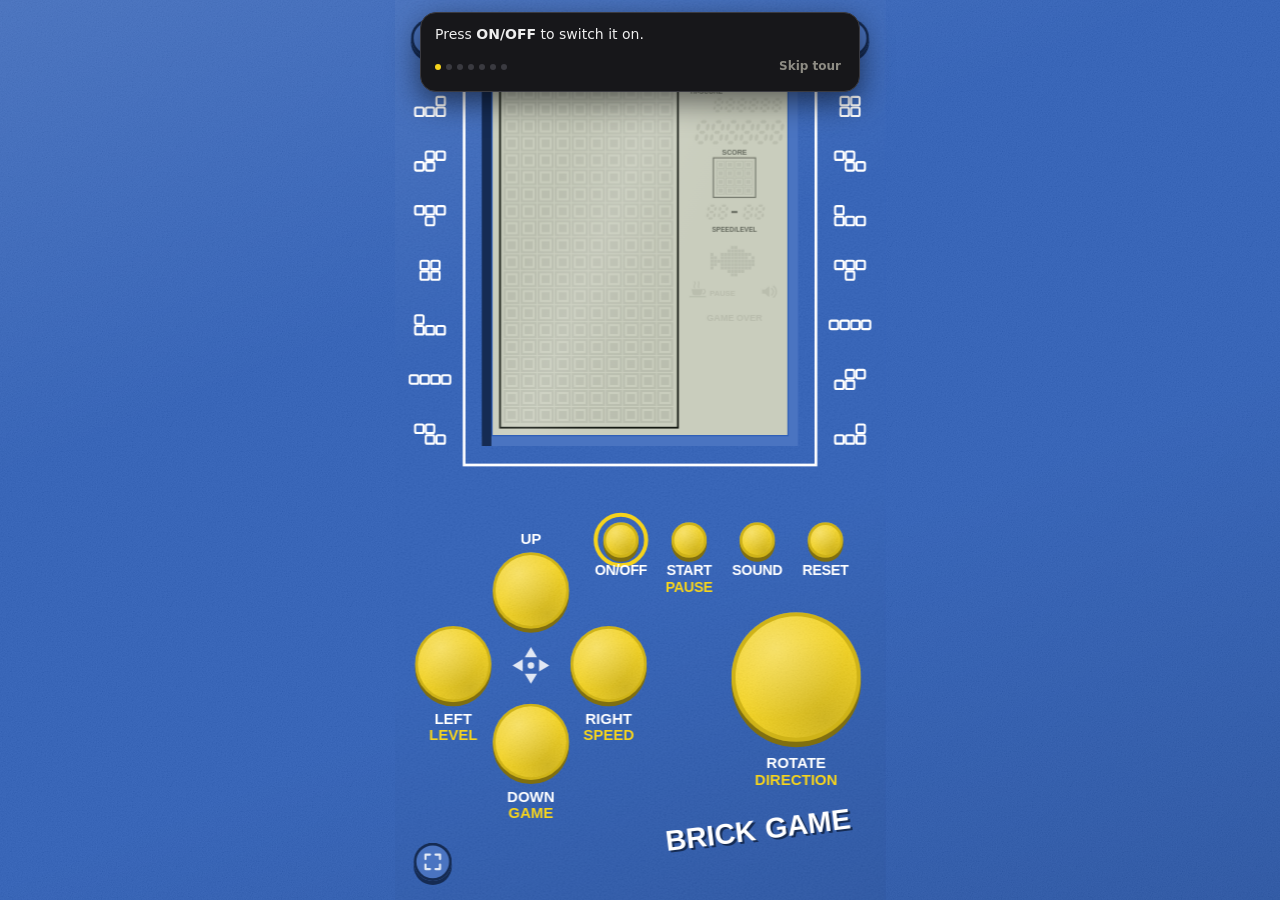
<file: brick/index.html>
<!DOCTYPE html>
<html lang="en">
<head>
<meta charset="UTF-8">
<meta name="viewport" content="width=device-width, initial-scale=1, maximum-scale=1, user-scalable=no, viewport-fit=cover">
<title>Brick Game — lucidité</title>
<meta name="description" content="A playable rebuild of the classic pocket Brick Game handheld: twelve cartridges, ten speeds, ten levels, on your phone.">
<meta name="theme-color" content="#0d0d0f">
<meta name="mobile-web-app-capable" content="yes">
<meta name="apple-mobile-web-app-capable" content="yes">
<meta name="apple-mobile-web-app-status-bar-style" content="black-translucent">
<meta name="apple-mobile-web-app-title" content="Brick Game">
<meta property="og:type" content="website">
<meta property="og:site_name" content="lucidité">
<meta property="og:url" content="https://blog.varunagarwal.com/brick/">
<meta property="og:title" content="Brick Game — lucidité">
<meta property="og:description" content="The 9999-in-1 handheld, rebuilt for modern devices.">
<link rel="icon" href="../favicon.ico" sizes="any">
<link rel="icon" type="image/png" sizes="192x192" href="icon-192.png">
<link rel="apple-touch-icon" href="icon-180.png">
<link rel="manifest" href="manifest.webmanifest">
<link rel="stylesheet" href="brick.css?v=35">
</head>
<body>
<!--
  BRICK GAME — a rebuild of the 1990s "9999 in 1" pocket brick handheld.
  Plain HTML/CSS/JS, no build step. games.js = the cartridges, engine.js = the console.
  The device is laid out in a fixed 360×760 box and scaled to fit the screen.

  There are four skins (data-layout="a" lightning, "b" kitty, "c" super, "d" screen-only). They share the same
  controls; CSS decides how each one looks and where it sits. Colours come from CSS variables that
  engine.js sets from the chosen console colour.
-->
<main id="stage">
  <div id="device" data-layout="a">

    <button class="corner flipbtn" id="flip-open" aria-label="Flip the console over" title="Flip over: battery door and about">
      <svg viewBox="0 0 24 24" fill="none" stroke="currentColor" stroke-width="2.2" stroke-linecap="round" stroke-linejoin="round" aria-hidden="true"><path d="M12 3v3M12 10v4M12 18v3" /><path d="M8 7.5 3.5 12 8 16.5Z"/><path d="M16 7.5 20.5 12 16 16.5Z"/></svg>
    </button>
    <button class="corner cfgbtn" id="help-open" aria-label="Settings" title="Settings">
      <svg viewBox="0 0 24 24" fill="none" stroke="currentColor" stroke-width="2.4" stroke-linecap="round" stroke-linejoin="round" aria-hidden="true"><circle cx="12" cy="12" r="5.2"/><circle cx="12" cy="12" r="1.7" fill="currentColor" stroke="none"/><path d="M12 2.6v3M12 18.4v3M2.6 12h3M18.4 12h3M5.4 5.4l2.1 2.1M16.5 16.5l2.1 2.1M18.6 5.4l-2.1 2.1M7.5 16.5l-2.1 2.1"/></svg>
    </button>
    <button class="corner fsbtn" id="fs-open" title="Full screen" aria-label="Toggle full screen" aria-pressed="false">
      <svg class="i-expand" viewBox="0 0 24 24" fill="none" stroke="currentColor" stroke-width="2.4" stroke-linecap="round" stroke-linejoin="round" aria-hidden="true"><path d="M4 9V4h5M20 9V4h-5M4 15v5h5M20 15v5h-5"/></svg>
      <svg class="i-shrink" viewBox="0 0 24 24" fill="none" stroke="currentColor" stroke-width="2.4" stroke-linecap="round" stroke-linejoin="round" aria-hidden="true"><path d="M9 4v5H4M15 4v5h5M9 20v-5H4M15 20v-5h5"/></svg>
    </button>

    <div class="shell">
    <i class="bolt l"></i><i class="bolt r"></i>
    <svg class="decals dl" aria-hidden="true"></svg><svg class="decals dr" aria-hidden="true"></svg>
    <div class="sframe"></div>

    <div class="lcd-frame">
      <div class="lcd-screen">
        <canvas id="lcd" class="lcdc" width="500" height="520" aria-label="Brick Game LCD screen"></canvas>
      </div>
    </div>

    <div id="label" class="lbl">CLASSIC</div>
    <div class="shoulder"></div>

    <button class="fn" data-btn="power" aria-label="On / Off"><i></i><span>ON/OFF</span></button>
    <button class="fn" data-btn="sound" aria-label="Sound"><i></i><span>SOUND</span></button>
    <button class="fn" data-btn="sp"    data-l2="PAUSE" aria-label="Start / Pause"><i></i><span data-alt="START">S/P</span></button>
    <button class="fn" data-btn="reset" aria-label="Reset"><i></i><span>RESET</span></button>

    <div id="dpad" class="dpad" role="group" aria-label="Direction pad">
      <!-- layout a: four round keys -->
      <svg class="cross" viewBox="0 0 140 140" aria-hidden="true">
        <path class="cross-body" d="M54 6 H86 a8 8 0 0 1 8 8 V54 H126 a8 8 0 0 1 8 8 V78 a8 8 0 0 1 -8 8 H94 V126 a8 8 0 0 1 -8 8 H54 a8 8 0 0 1 -8 -8 V86 H14 a8 8 0 0 1 -8 -8 V62 a8 8 0 0 1 8 -8 H46 V14 a8 8 0 0 1 8 -8 Z"/>
        <circle class="cross-dimple" cx="70" cy="70" r="15"/>
      </svg>
      <b class="key up"    data-dir="up"    data-l1="UP"></b>
      <b class="key right" data-dir="right" data-l1="RIGHT" data-l2="SPEED"></b>
      <b class="key down"  data-dir="down"  data-l1="DOWN" data-l2="GAME"></b>
      <b class="key left"  data-dir="left"  data-l1="LEFT" data-l2="LEVEL"></b>
      <svg class="compass" viewBox="-12 -12 24 24" aria-hidden="true">
        <path d="M0-9 L3-4 H-3Z M0 9 L3 4 H-3Z M-9 0 L-4-3 V3Z M9 0 L4-3 V3Z"/>
        <circle r="1.6"/>
      </svg>
      <span class="dlab u">UP</span><span class="dlab l">LEFT</span><span class="dlab r">RIGHT</span><span class="dlab d">DOWN</span>
    </div>

    <button class="rot" data-btn="rotate" aria-label="Rotate / Fire"></button>
    <button class="rot rot2" data-btn="rotate" aria-label="Rotate / Fire (second button)"></button>
    <span class="rotlab">ROTATE<b>DIRECTION</b></span>

    <!-- brand art (a: little brick buddy + swoosh, b: kitty) -->
    <svg class="mascot" viewBox="0 0 80 96" aria-hidden="true" fill="none" stroke="currentColor" stroke-width="3.2" stroke-linecap="round" stroke-linejoin="round">
      <ellipse cx="28" cy="10" rx="8" ry="4"/><ellipse cx="52" cy="10" rx="8" ry="4"/>
      <path d="M20 10 V16 M36 10 V16 M44 10 V16 M60 10 V16"/>
      <rect x="14" y="16" width="52" height="38" rx="7"/>
      <circle cx="31" cy="33" r="3.6" fill="currentColor" stroke="none"/><circle cx="49" cy="33" r="3.6" fill="currentColor" stroke="none"/>
      <path d="M30 43 Q40 51 50 43"/>
      <path d="M14 40 L3 30 M66 40 L77 26"/>
      <path d="M30 54 L25 76 M50 54 L58 72"/>
      <ellipse cx="22" cy="82" rx="9" ry="5" fill="currentColor" stroke="none"/><ellipse cx="62" cy="78" rx="9" ry="5" fill="currentColor" stroke="none"/>
    </svg>
    <svg class="cat" viewBox="0 0 130 140" aria-hidden="true" fill="none" stroke="currentColor" stroke-width="3.4" stroke-linecap="round" stroke-linejoin="round">
      <defs>
        <mask id="catm-tail" maskUnits="userSpaceOnUse" x="0" y="0" width="130" height="140"><rect width="130" height="140" fill="#fff"/><g fill="#000" stroke="#000" stroke-width="5"><path d="M38 68 C20 94 22 119 40 125 H84 C102 119 104 94 86 68 Z"/><circle cx="86" cy="101" r="13"/></g></mask>
        <mask id="catm-body" maskUnits="userSpaceOnUse" x="0" y="0" width="130" height="140"><rect width="130" height="140" fill="#fff"/><g fill="#000" stroke="#000" stroke-width="5"><ellipse cx="62" cy="49" rx="38" ry="29"/><circle cx="86" cy="101" r="13"/><ellipse cx="48" cy="100" rx="7" ry="5.5"/><ellipse cx="50" cy="127" rx="11" ry="5.5"/><ellipse cx="76" cy="127" rx="11" ry="5.5"/></g></mask>
        <mask id="catm-ears" maskUnits="userSpaceOnUse" x="0" y="0" width="130" height="140"><rect width="130" height="140" fill="#fff"/><ellipse cx="62" cy="49" rx="38" ry="29" fill="#000" stroke="#000" stroke-width="5"/></mask>
      </defs>
      <path mask="url(#catm-tail)" d="M90 118 C118 122 126 98 112 86"/>
      <path mask="url(#catm-body)" d="M38 68 C20 94 22 119 40 125 H84 C102 119 104 94 86 68"/>
      <path mask="url(#catm-ears)" d="M31 40 L27 8 L55 24 M93 40 L97 8 L69 24"/>
      <ellipse cx="62" cy="49" rx="38" ry="29"/>
      <path d="M62 24 v7 M54 26 l2 6 M70 26 l-2 6"/>
      <ellipse class="eye" cx="47" cy="46" rx="3.4" ry="4.8"/><ellipse class="eye" cx="77" cy="46" rx="3.4" ry="4.8"/>
      <path class="nose" d="M59.5 54 h5 l-2.5 3.4 Z" fill="currentColor"/>
      <path d="M62 57.4 v3 M62 60.4 q-4 4 -8 1.2 M62 60.4 q4 4 8 1.2"/>
      <path d="M40 56 l-12 -3 M40 61 l-12 3 M84 56 l12 -3 M84 61 l12 3"/>
      <ellipse cx="50" cy="127" rx="11" ry="5.5"/><ellipse cx="76" cy="127" rx="11" ry="5.5"/>
      <circle cx="86" cy="101" r="13"/><path d="M86 94 l6 4.5 -2.3 7 h-7.4 l-2.3 -7 Z M86 94 v-5 M92 98.5 l5.5 -3 M89.7 105.5 l3.8 5 M82.3 105.5 l-3.8 5 M80 98.5 l-5.5 -3"/>
      <ellipse cx="48" cy="100" rx="7" ry="5.5"/>
    </svg>
    <div class="brand"><span>BRICK</span><span>GAME</span></div>
    <div class="nine">9999IN1</div>
    <svg class="swoosh" viewBox="0 0 160 40" aria-hidden="true" fill="none" stroke="currentColor" stroke-width="2.4" stroke-linecap="round">
      <path d="M2 30 C 40 38, 70 6, 156 22"/>
      <circle cx="30" cy="30" r="1.8" fill="currentColor" stroke="none"/><circle cx="46" cy="31" r="1.8" fill="currentColor" stroke="none"/>
    </svg>
    <svg class="grip" viewBox="0 0 64 50" aria-hidden="true" fill="none" stroke-width="4.5" stroke-linecap="round">
      <path d="M6 46 L26 6 M20 46 L40 6 M34 46 L54 6 M48 46 L68 6" clip-path="inset(0)"/>
    </svg>
    </div>
  </div>

  <!-- the back of the console: battery door with an About panel; flip over with the corner key -->
  <div id="back" data-layout="a" aria-hidden="true">
    <button class="corner flipbtn" id="flip-back" aria-label="Flip the console back to the front" title="Flip back" tabindex="-1">
      <svg viewBox="0 0 24 24" fill="none" stroke="currentColor" stroke-width="2.2" stroke-linecap="round" stroke-linejoin="round" aria-hidden="true"><path d="M12 3v3M12 10v4M12 18v3" /><path d="M8 7.5 3.5 12 8 16.5Z"/><path d="M16 7.5 20.5 12 16 16.5Z"/></svg>
    </button>
    <div class="shell">
      <div class="bk-bay" id="bk-bay">
        <div class="bk-slots">
          <div class="bk-slot"><i>+</i><i>&minus;</i><svg class="spring" viewBox="0 0 40 40" aria-hidden="true" fill="none" stroke="currentColor" stroke-width="2.6" stroke-linecap="round" stroke-linejoin="round"><path d="M20 38 V34 L9 31 L31 26 L9 21 L31 16 L9 11 L31 6 L20 3 V1"/></svg><s class="plate"></s></div><div class="bk-slot rev"><i>&minus;</i><i>+</i><svg class="spring" viewBox="0 0 40 40" aria-hidden="true" fill="none" stroke="currentColor" stroke-width="2.6" stroke-linecap="round" stroke-linejoin="round"><path d="M20 38 V34 L9 31 L31 26 L9 21 L31 16 L9 11 L31 6 L20 3 V1"/></svg><s class="plate"></s></div>
        </div>
        <button type="button" class="bk-bat" data-i="0" data-brand="zapcell" aria-label="Zapcell AA battery, tap to remove"><span class="in"><i class="nub"></i><i class="band"></i><u class="pl">+</u><b class="bname">ZAPCELL</b><b class="spec">AA 1.5V</b><u class="mi">&minus;</u></span></button>
        <button type="button" class="bk-bat" data-i="1" data-brand="voltix" aria-label="Voltix AA battery, tap to remove"><span class="in"><i class="nub"></i><i class="band"></i><u class="pl">+</u><b class="bname">VOLTIX</b><b class="spec">AA 1.5V</b><u class="mi">&minus;</u></span></button>
        <p class="bk-req" aria-hidden="true">REQUIRES 2 AA BATTERIES<small>(NOT INCLUDED)</small></p>
        <div class="bk-lower">
          <p class="bk-hint" id="bk-hint">Tap a battery to take it out.</p>
          <div class="bk-egg" id="bk-egg">
            <div class="bk-qc" aria-hidden="true"><b>QC</b><span>PASSED</span><em>No. 7</em></div>
            <button type="button" class="bk-note" id="bk-note" aria-label="Handwritten note inside the battery bay. Tap for another.">9999 in 1*<small>*12, honestly</small></button>
          </div>
          <p class="bk-ver bk-ver2">Version <span class="ver-n">?</span></p>
          <button type="button" class="bk-btn" id="bk-close">Close the door</button>
        </div>
      </div>
      <div class="bk-door" id="bk-door">
        <div class="bk-ridges"><em></em><em></em><em></em></div>
        <div class="bk-grille" aria-hidden="true"><i></i><i></i><i></i><i></i><i></i><i></i><i></i></div>
        <h2>BRICK GAME</h2>
        <div class="bk-sub">9999 IN 1</div>
        <p>A playable rebuild of the pocket brick handheld: twelve games, ten speeds and ten levels, made to fit in your phone.</p>
        <p>Made by <b>Varun Agarwal</b>.</p>
        <a class="bk-link" id="bk-blog" href="https://blog.varunagarwal.com/" target="_blank" rel="noopener">Visit my blog <span aria-hidden="true">&#8599;</span></a>
        <p class="bk-fine">Original code, art and sounds. Not affiliated with any manufacturer or game company.</p>
        <p class="bk-ver">Version <span class="ver-n">?</span></p>
        <button type="button" class="bk-btn" id="bk-open">Open the battery door</button>
      </div>
    </div>
  </div>

  <div id="help" hidden>
    <div class="card" role="dialog" aria-modal="false" aria-labelledby="help-title">
      <button id="help-close" aria-label="Close">&times;</button>
      <h2 id="help-title" class="sr-only">Brick Game settings</h2>
      <div class="tabs" id="help-tabs" role="tablist">
        <button type="button" role="tab" data-tab="style" aria-selected="true">Customise</button>
        <button type="button" role="tab" data-tab="play" aria-selected="false">Play</button>
        <button type="button" role="tab" data-tab="help" aria-selected="false">Help</button>
      </div>

      <div class="panes">
      <section data-pane="style">
        <div class="dk-top">
          <div class="cap" id="live-cap"></div>
          <div class="dk-tex">
            <button type="button" class="bgbtn" id="bg-pick" aria-label="Change the backdrop behind the console" title="Backdrop"><svg viewBox="0 0 24 24" aria-hidden="true"><circle cx="12" cy="12" r="8.5" fill="none" stroke="currentColor" stroke-width="2.2"/><path d="M12 3.5a8.5 8.5 0 0 1 0 17z" fill="currentColor"/></svg></button>
            <span>Texture</span>
            <div class="seg mini" id="tex-pick">
              <button type="button" data-tex="1">On</button>
              <button type="button" data-tex="0">Off</button>
            </div>
          </div>
        </div>
        <div class="carousel">
          <button type="button" class="car-btn prev" id="skin-prev" aria-label="Previous console">&#8249;</button>
          <div class="skins" id="skin-pick" role="listbox" aria-label="Consoles"></div>
          <button type="button" class="car-btn next" id="skin-next" aria-label="Next console">&#8250;</button>
        </div>
        <div class="dots" id="skin-dots" hidden></div>
        <div class="dk-rows">
          <div class="srow"><span>Body<em id="val-body"></em></span><div class="swatches strip" id="colour-pick"></div></div>
          <div class="srow"><span>Buttons<em id="val-key"></em></span><div class="swatches strip" id="key-pick"></div></div>
          <div class="srow"><span>Screen<em id="val-tint"></em></span><div class="swatches strip" id="tint-pick"></div></div>
          <div class="srow"><span>Mascot</span><div class="mascots" id="mascot-pick"></div></div>
        </div>
      </section>

      <section data-pane="play" hidden>
        <div class="opt" id="fs-row"><div class="optl">Display <span class="hint">hide the browser bars</span></div>
          <div class="seg" id="fs-pick">
            <button type="button" data-fs="0">Windowed</button>
            <button type="button" data-fs="1">Full screen</button>
          </div>
        </div>
        <p class="fsnote" id="fs-note" hidden>On iPhone, Safari can&rsquo;t go full screen from a web page. Use Share &rarr; Add to Home Screen and open it from there: no browser bars.</p>
        <div class="opt"><div class="optl">Haptics <span class="hint">buzz on every press</span></div>
          <div class="seg" id="haptic-pick">
            <button type="button" data-hap="0">Off</button>
            <button type="button" data-hap="1">On</button>
          </div>
        </div>
        <p class="fsnote" id="haptic-note"></p>
        <div class="opt"><div class="optl">Classic keys <span class="hint">D-pad on the Classic screen</span></div>
          <div class="seg" id="menu-pick">
            <button type="button" data-menu="orig">Original</button>
            <button type="button" data-menu="quick">Quick</button>
          </div>
        </div>
        <p class="fsnote">The D-pad on the Classic screen, where you pick game, speed and level. <b>Original</b>: LEFT level, RIGHT speed, DOWN/UP game (as printed on the console). <b>Quick</b>: LEFT/RIGHT game, UP/DOWN speed, ROTATE level.</p>
        <h3>Reset</h3>
        <div class="resetrow">
          <button type="button" class="linkbtn" id="refresh-app">Refresh app</button>
          <button type="button" class="linkbtn danger" id="wipe-data">Erase data</button>
        </div>
        <p class="fsnote"><b>Refresh</b> clears the saved copy of the page and loads the latest version (your skin and scores stay). Use it if anything looks half-updated. <b>Erase</b> also deletes your skin, colours and high scores.</p>
      </section>

      <section data-pane="help" hidden>
        <p class="lede">Press <b>ON/OFF</b>, pick a game, speed and level on the Classic screen (see <i>Classic keys</i> under Play), and hit <b>S/P</b> to start.</p>
        <button type="button" class="linkbtn" id="replay-welcome">Play the welcome tour</button>
        <h3><span id="help-games-n">12</span> games</h3>
        <ol id="help-games"></ol>
        <h3>Controls</h3>
        <table>
          <tr><th></th><th>On the device</th><th>Keyboard</th></tr>
          <tr><td>Move</td><td>D-pad (slide a thumb across it)</td><td>Arrows / WASD</td></tr>
          <tr><td>Rotate / fire / drop the bar</td><td>ROTATE</td><td>Space, Z, X</td></tr>
          <tr><td>Start / pause</td><td>S/P</td><td>Enter, P</td></tr>
          <tr><td>Sound</td><td>SOUND</td><td>M</td></tr>
          <tr><td>Back to Home</td><td>RESET</td><td>R</td></tr>
          <tr><td>Power</td><td>ON/OFF</td><td>O, Esc</td></tr>
        </table>
        <h3>Notes</h3>
        <ul>
          <li><b>Speed</b> is how fast things move; <b>level</b> changes the challenge (Brick Fall starts with garbage rows, Snake gets obstacles, Brick Breaker gets more bricks&hellip;). In Brick Fall, &uarr; is a hard drop.</li>
          <li>Hold ROTATE in Snake or Road Racer for a turbo boost.</li>
          <li>On iPhone the ringer switch silences web audio.</li>
        </ul>
      </section>
      </div>
    </div>
  </div>
</main>

<noscript><p style="color:#ddd;font:16px system-ui;padding:2rem">Brick Game needs JavaScript.</p></noscript>
<script src="games.js?v=35"></script>
<script src="mascots.js?v=35"></script>
<script src="engine.js?v=35"></script>
<script src="back.js?v=35"></script>
<script src="welcome.js?v=35"></script>
</body>
</html>
</file>
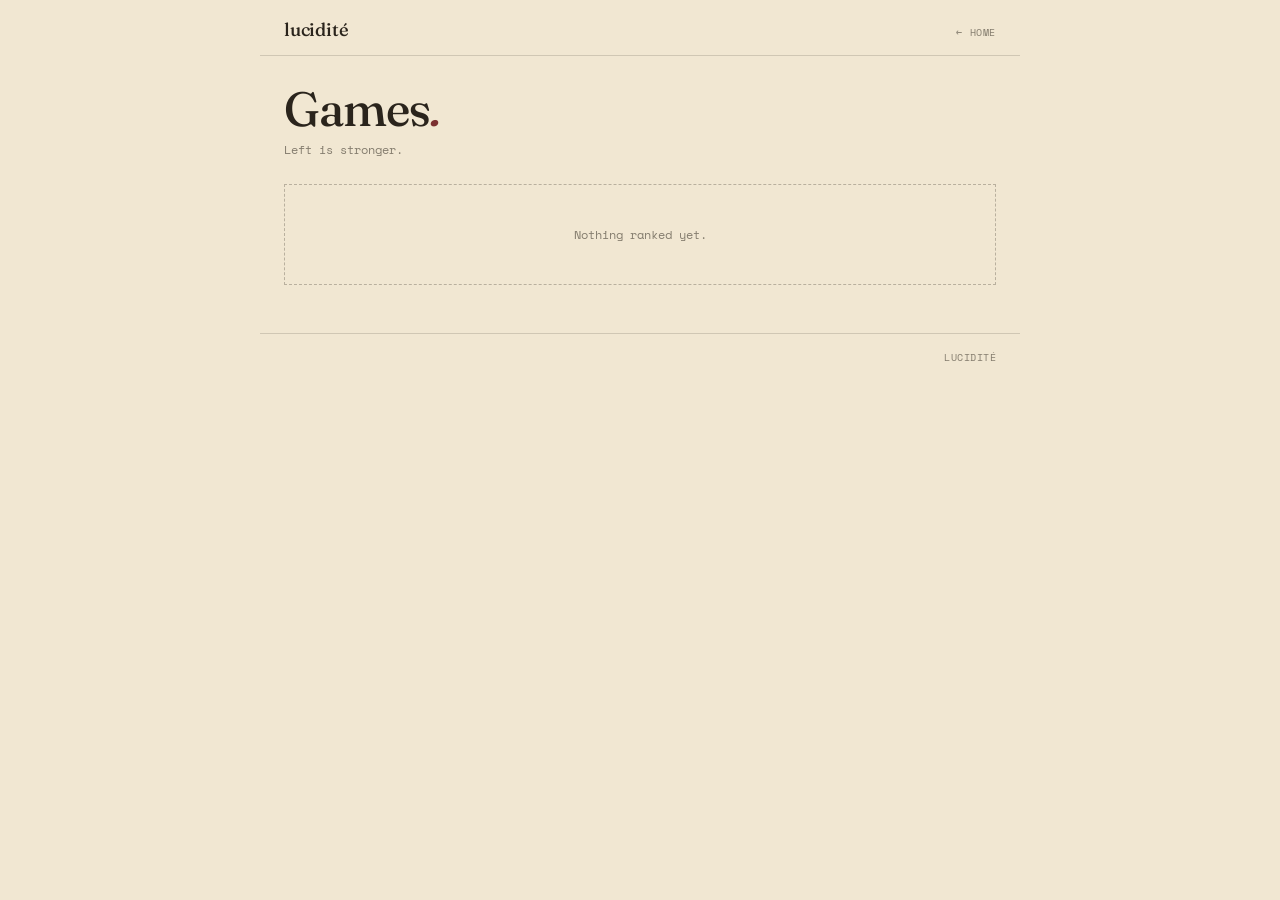
<file: games/index.html>
<!DOCTYPE html>
<html lang="en">
<head>
<meta charset="UTF-8">
<meta name="viewport" content="width=device-width, initial-scale=1">
<title>Games — lucidité</title>
<meta name="description" content="Video games, ranked in tiers — Varun Agarwal.">
<meta name="theme-color" content="#f1e7d2">
<meta property="og:type" content="website">
<meta property="og:site_name" content="lucidité">
<meta property="og:url" content="https://blog.varunagarwal.com/games/">
<meta property="og:title" content="Games — lucidité">
<meta property="og:description" content="Video games, ranked in tiers.">
<meta name="twitter:card" content="summary">
<link rel="icon" href="../favicon.ico" sizes="any">
<link rel="icon" type="image/png" sizes="32x32" href="../favicon-32x32.png">
<link rel="icon" type="image/png" sizes="192x192" href="../favicon-192.png">
<link rel="apple-touch-icon" href="../apple-touch-icon.png">
<link rel="preconnect" href="https://fonts.googleapis.com">
<link href="https://fonts.googleapis.com/css2?family=Fraunces:ital,opsz,wght@0,9..144,340;0,9..144,480;0,9..144,600;1,9..144,400&family=Space+Mono:wght@400;700&display=swap" rel="stylesheet">

<!--
  GAMES — blog.varunagarwal.com/games/. A tier list (S → F, left is stronger
  within a row), after the FindMeNext ad Varun screenshotted (2026-10-03).
  Plain HTML/CSS/JS, no build step, no dependencies.

  PUBLISHED vs DRAFT
  The public page only ever reads games.json (next to this file) — nobody
  else can change it. Editing is switched on by opening /games/?edit (bookmark
  that on the phone). Edits are autosaved as a DRAFT in this browser's
  localStorage only. To publish: "Copy JSON" → paste into games.json → commit.
  Covers picked from the photo library are shrunk to ~180×240 and travel
  inside that JSON as data: URIs; they can be split out into games/img/ files
  later (a cover may be any URL or relative path, e.g. "img/hades.jpg").

  games.json shape:
    { "intro": "…", "tiers": { "S": ["id", …], "A": [], … "F": [] },
      "pool": ["id", …],                        // added but not yet ranked
      "games": { "id": { "title": "", "note": "", "cover": "" } } }
  Pool games are only shown in edit mode.

  Layout in edit mode: add form and the Unranked tray sit ABOVE the board so
  a phone user never has to scroll mid-drag; rows keep a fixed minimum height
  so nothing reflows under the finger while dragging.

  DRAG: pointer events, so it works on touch. Mouse drags after 4px; touch
  needs a short press-and-hold (so scrolling the page still works). Tapping a
  tile opens its sheet, which also has buttons to move it to a tier, as a
  non-drag fallback.
-->

<style>
  :root{
    --ink:#1b2119; --paper:#f1e7d2; --paper-soft:#e6d9bd; --gold:#c29a4b;
    --oxblood:#7b3131; --forest:#2f4a3a; --clay:#b5572e;
    --text:#2a241c; --muted:rgba(42,36,28,0.55); --rule:rgba(42,36,28,0.16);
    --rule-strong:rgba(42,36,28,0.28);
    --max:760px; --tile-w:64px; --tile-h:86px;
  }
  @media(min-width:640px){ :root{ --tile-w:76px; --tile-h:102px; } }
  *{ box-sizing:border-box; }
  html,body{ margin:0; padding:0; }
  body{ background:var(--paper); color:var(--text); font-family:"Space Mono",monospace; min-height:100vh; }
  a{ color:inherit; }

  header.site-header{
    max-width:var(--max); margin:0 auto; padding:1.1rem 1.5rem 0.9rem;
    border-bottom:1px solid var(--rule); display:flex; align-items:baseline; justify-content:space-between; gap:1rem;
  }
  .wordmark{ font-family:"Fraunces",serif; font-weight:480; font-size:1.15rem; letter-spacing:-0.01em; text-decoration:none; }
  .crumb{ font-size:0.62rem; letter-spacing:0.06em; text-transform:uppercase; color:var(--muted); text-decoration:none; }
  .crumb:hover{ color:var(--oxblood); }

  main{ max-width:var(--max); margin:0 auto; padding:1.75rem 1.5rem 3rem; }
  h1{ font-family:"Fraunces",serif; font-weight:480; font-size:clamp(2rem,7vw,3rem); letter-spacing:-0.02em; margin:0 0 0.35rem; line-height:1.05; }
  h1 em{ font-style:italic; color:var(--oxblood); }
  .intro{ margin:0 0 1.5rem; font-size:0.78rem; line-height:1.6; color:var(--muted); }

  /* ---------- the board ---------- */
  .board{ border:1px solid var(--rule-strong); background:var(--paper-soft); }
  .tier{ display:flex; border-bottom:1px solid var(--rule-strong); min-height:calc(var(--tile-h) + 10px); }
  .tier:last-child{ border-bottom:0; }
  .tier-label{
    flex:0 0 clamp(44px,12vw,64px); display:flex; align-items:center; justify-content:center;
    font-family:"Fraunces",serif; font-weight:600; font-size:clamp(1.5rem,6vw,2rem);
    border-right:1px solid var(--rule-strong);
  }
  .tiles{ flex:1; min-width:0; display:flex; flex-wrap:wrap; gap:5px; padding:5px; align-content:flex-start; }
  .editing .tiles, .pool .tiles{ min-height:calc(var(--tile-h) + 10px); }   /* fixed so rows don't jump under the finger mid-drag */
  .editing .tier .tiles:empty::before, .pool .tiles:empty::before{
    content:attr(data-hint); align-self:center; margin:0 0.5rem; font-size:0.62rem; letter-spacing:0.05em;
    text-transform:uppercase; color:var(--muted);
  }
  .tiles.over{ background:rgba(194,154,75,0.22); }

  .tile{
    position:relative; width:var(--tile-w); height:var(--tile-h); flex:0 0 auto; overflow:hidden;
    background-color:var(--tc,#555); background-size:cover; background-position:center;
    border:1px solid rgba(27,33,25,0.35); cursor:pointer;
    -webkit-user-select:none; user-select:none; -webkit-touch-callout:none; -webkit-tap-highlight-color:transparent;
  }
  .editing .tile{ cursor:grab; }
  .tile:focus-visible{ outline:2px solid var(--oxblood); outline-offset:1px; }
  .tile .t{
    position:absolute; inset:0; padding:5px; display:flex; align-items:flex-end;
    font-family:"Fraunces",serif; font-weight:600; font-size:0.68rem; line-height:1.12; color:#f1e7d2;
    text-shadow:0 1px 2px rgba(0,0,0,0.5); overflow:hidden; word-break:break-word;
  }
  .tile.has-cover .t{ display:none; }
  .tile.dragging{ opacity:0.3; }
  .ghost{ position:fixed; z-index:50; pointer-events:none; opacity:0.92; box-shadow:0 8px 18px rgba(0,0,0,0.35); transform:rotate(3deg) scale(1.08); }

  .empty{ padding:2.5rem 1rem; text-align:center; font-size:0.78rem; color:var(--muted); border:1px dashed var(--rule-strong); }

  /* ---------- edit tools ---------- */
  .tools{ margin:0 0 1rem; }
  #exportWrap{ margin:1.25rem 0 0; }
  .pool{ margin:0 0 1rem; }
  .pool h2, .tools h2{ font-family:"Space Mono",monospace; font-size:0.62rem; letter-spacing:0.08em; text-transform:uppercase; font-weight:400; color:var(--muted); margin:0 0 0.4rem; }
  .pool .tiles{ border:1px dashed var(--rule-strong); }
  .add{ display:flex; flex-wrap:wrap; gap:0.5rem; align-items:center; }
  input[type=text], textarea{
    font:inherit; font-size:16px; /* 16px stops iOS zooming on focus */ color:var(--text);
    background:var(--paper); border:1px solid var(--rule-strong); border-radius:0; padding:0.5rem 0.6rem; min-width:0;
  }
  .add input[type=text]{ flex:1 1 180px; }
  textarea{ width:100%; min-height:4.5rem; resize:vertical; }
  button, .btn{
    font:inherit; font-size:0.72rem; letter-spacing:0.04em; color:var(--text); background:transparent;
    border:1px solid var(--rule-strong); padding:0.5rem 0.8rem; cursor:pointer; border-radius:0;
  }
  button:hover, .btn:hover{ border-color:var(--oxblood); color:var(--oxblood); }
  button.primary{ background:var(--ink); color:var(--paper); border-color:var(--ink); }
  button.primary:hover{ background:var(--oxblood); border-color:var(--oxblood); color:var(--paper); }
  button.danger:hover{ background:var(--oxblood); color:var(--paper); }
  .row-actions{ display:flex; flex-wrap:wrap; gap:0.5rem; margin-top:0.75rem; }
  .status{ font-size:0.62rem; letter-spacing:0.05em; text-transform:uppercase; color:var(--muted); margin:0.5rem 0 0; }
  .status:empty{ display:none; }
  .status b{ color:var(--oxblood); font-weight:700; }

  footer{ max-width:var(--max); margin:0 auto; padding:1rem 1.5rem 2rem; border-top:1px solid var(--rule); font-size:0.62rem; letter-spacing:0.05em; text-transform:uppercase; color:var(--muted); display:flex; justify-content:space-between; gap:1rem; flex-wrap:wrap; }
  footer a{ text-decoration:none; }
  footer a:hover{ color:var(--oxblood); }

  /* ---------- sheet (dialog) ---------- */
  dialog{
    border:1px solid var(--rule-strong); background:var(--paper); color:var(--text); padding:0;
    width:min(440px,calc(100vw - 2rem)); max-height:calc(100vh - 2rem); overflow:auto;
  }
  dialog::backdrop{ background:rgba(27,33,25,0.5); }
  .sheet{ padding:1.1rem; }
  .sheet-top{ display:flex; gap:0.9rem; align-items:flex-start; }
  .sheet .tile{ flex:0 0 auto; cursor:default; }
  .sheet h3{ font-family:"Fraunces",serif; font-weight:480; font-size:1.35rem; margin:0 0 0.25rem; line-height:1.15; letter-spacing:-0.01em; }
  .sheet .tier-chip{ font-size:0.62rem; letter-spacing:0.07em; text-transform:uppercase; color:var(--muted); }
  .sheet .note{ margin:1rem 0 0; font-size:0.8rem; line-height:1.65; white-space:pre-wrap; }
  .sheet label{ display:block; margin-top:0.9rem; font-size:0.62rem; letter-spacing:0.07em; text-transform:uppercase; color:var(--muted); }
  .sheet label + input, .sheet label + textarea{ margin-top:0.3rem; width:100%; }
  .movers{ display:flex; flex-wrap:wrap; gap:0.35rem; margin-top:0.3rem; }
  .movers button{ min-width:2.4rem; padding:0.45rem 0.55rem; }
  .movers button[aria-pressed=true]{ background:var(--ink); color:var(--paper); border-color:var(--ink); }
  .sr{ position:absolute; width:1px; height:1px; overflow:hidden; clip:rect(0 0 0 0); white-space:nowrap; }
</style>
</head>
<body>
<header class="site-header">
  <a class="wordmark" href="../">lucidité</a>
  <a class="crumb" href="../">← Home</a>
</header>

<main id="main">
  <h1>Games<em>.</em></h1>
  <p class="intro" id="intro">Left is stronger.</p>

  <section class="tools" id="addWrap" hidden>
    <form class="add" id="addForm" autocomplete="off">
      <input type="text" id="addTitle" placeholder="Add a game…" maxlength="80" required aria-label="Game title">
      <label class="btn" for="addCover">Cover…</label>
      <input class="sr" type="file" id="addCover" accept="image/*">
      <button class="primary" type="submit">Add</button>
    </form>
    <p class="status" id="addCoverName"></p>
  </section>

  <section class="pool" id="poolWrap" hidden>
    <h2>Unranked — drag into a tier</h2>
    <div class="tiles drop" id="pool" data-hint="Add a game above"></div>
  </section>

  <div id="board" class="board" role="list" aria-label="Games ranked by tier"></div>
  <div id="empty" class="empty" hidden>Nothing ranked yet.</div>

  <section class="tools" id="exportWrap" hidden>
    <div class="row-actions">
      <button type="button" id="saveImg">Save as image</button>
      <button type="button" id="copyJson">Copy JSON</button>
      <button type="button" id="dlJson">Download JSON</button>
      <button type="button" id="discard" class="danger">Discard draft</button>
    </div>
    <p class="status" id="status"></p>
  </section>
</main>

<footer>
  <span id="count"></span>
  <a href="../">lucidité</a>
</footer>

<dialog id="sheet"><div class="sheet" id="sheetBody"></div></dialog>

<script>
(function(){
  'use strict';

  const TIERS = [
    { id:'S', bg:'#8f3232', fg:'#f1e7d2' },
    { id:'A', bg:'#b5572e', fg:'#f1e7d2' },
    { id:'B', bg:'#c29a4b', fg:'#1b2119' },
    { id:'C', bg:'#7d9461', fg:'#1b2119' },
    { id:'D', bg:'#3f7286', fg:'#f1e7d2' },
    { id:'F', bg:'#4a4540', fg:'#f1e7d2' }
  ];
  const DRAFT_KEY = 'games.draft.v1';
  const EDIT = /[?&]edit(=|&|$)/.test(location.search) || safe(() => localStorage.getItem('games.edit') === '1');
  if (/[?&]edit(=|&|$)/.test(location.search)) safe(() => localStorage.setItem('games.edit', '1'));

  const $ = id => document.getElementById(id);
  const board = $('board'), pool = $('pool'), sheet = $('sheet'), sheetBody = $('sheetBody');
  let data = blank();
  let published = blank();

  function safe(fn, fallback){ try { return fn(); } catch(e){ return fallback; } }
  function blank(){
    const tiers = {}; TIERS.forEach(t => tiers[t.id] = []);
    return { intro:'Left is stronger.', tiers, pool:[], games:{} };
  }
  function normalise(raw){
    const d = blank();
    if (!raw || typeof raw !== 'object') return d;
    if (typeof raw.intro === 'string') d.intro = raw.intro;
    d.games = raw.games && typeof raw.games === 'object' ? raw.games : {};
    const seen = new Set();
    const take = list => (Array.isArray(list) ? list : []).filter(id => d.games[id] && !seen.has(id) && seen.add(id));
    TIERS.forEach(t => d.tiers[t.id] = take(raw.tiers && raw.tiers[t.id]));
    d.pool = take(raw.pool);
    Object.keys(d.games).forEach(id => { if (!seen.has(id)) d.pool.push(id); });
    return d;
  }
  const serialise = d => JSON.stringify(d, null, 2) + '\n';
  const tierOf = id => (TIERS.find(t => data.tiers[t.id].includes(id)) || {}).id || null;

  // ---------- tile ----------
  function hue(s){ let h = 0; for (const c of s) h = (h * 31 + c.charCodeAt(0)) % 360; return h; }
  function makeTile(id){
    const g = data.games[id];
    const el = document.createElement('div');
    el.className = 'tile'; el.dataset.id = id; el.setAttribute('role', 'listitem');
    el.tabIndex = 0; el.setAttribute('aria-label', g.title);
    if (g.cover) { el.classList.add('has-cover'); el.style.backgroundImage = 'url(' + JSON.stringify(g.cover) + ')'; }
    else el.style.setProperty('--tc', 'hsl(' + hue(g.title) + ',32%,34%)');
    const t = document.createElement('span'); t.className = 't'; t.textContent = g.title; el.appendChild(t);
    return el;
  }

  // ---------- render ----------
  function render(){
    document.body.classList.toggle('editing', EDIT);
    $('intro').textContent = data.intro || '';
    board.textContent = '';
    const ranked = TIERS.reduce((n, t) => n + data.tiers[t.id].length, 0);
    TIERS.forEach(t => {
      if (!EDIT && !data.tiers[t.id].length) return;
      const row = document.createElement('div'); row.className = 'tier';
      const lab = document.createElement('div'); lab.className = 'tier-label'; lab.textContent = t.id;
      lab.style.background = t.bg; lab.style.color = t.fg;
      const box = document.createElement('div'); box.className = 'tiles drop'; box.dataset.tier = t.id;
      box.dataset.hint = 'Drop here';
      data.tiers[t.id].forEach(id => box.appendChild(makeTile(id)));
      row.append(lab, box); board.appendChild(row);
    });
    board.hidden = !EDIT && !ranked;
    $('empty').hidden = EDIT || ranked > 0;
    $('poolWrap').hidden = !EDIT; $('addWrap').hidden = !EDIT; $('exportWrap').hidden = !EDIT;
    pool.textContent = ''; data.pool.forEach(id => pool.appendChild(makeTile(id)));
    const n = ranked + (EDIT ? data.pool.length : 0);
    $('count').textContent = n ? n + (n === 1 ? ' game' : ' games') : '';
    if (EDIT) updateStatus();
  }

  // ---------- persistence (edit mode) ----------
  function commit(){
    const key = serialise(data);
    safe(() => {
      if (key === serialise(published)) localStorage.removeItem(DRAFT_KEY);
      else localStorage.setItem(DRAFT_KEY, key);
    }, null);
    updateStatus();
  }
  function updateStatus(){
    const dirty = serialise(data) !== serialise(published);
    $('status').innerHTML = dirty
      ? '<b>Draft</b> — saved in this browser only. Copy JSON into games.json to publish.'
      : 'Matches the published list.';
  }

  // ---------- dragging ----------
  let drag = null, suppressClick = false;
  const HOLD_MS = 220;

  board.addEventListener('pointerdown', onDown);
  pool.addEventListener('pointerdown', onDown);
  document.addEventListener('touchmove', e => { if (drag && drag.active) e.preventDefault(); }, { passive:false });
  document.addEventListener('contextmenu', e => { if (EDIT && e.target.closest('.tile')) e.preventDefault(); });

  function onDown(e){
    if (!EDIT || e.button > 0) return;
    const tile = e.target.closest('.tile'); if (!tile) return;
    drag = { tile, id:tile.dataset.id, x0:e.clientX, y0:e.clientY, x:e.clientX, y:e.clientY, pid:e.pointerId,
             touch: e.pointerType !== 'mouse', active:false, timer:null, ghost:null, raf:0 };
    if (drag.touch) drag.timer = setTimeout(start, HOLD_MS);
    window.addEventListener('pointermove', onMove);
    window.addEventListener('pointerup', onUp);
    window.addEventListener('pointercancel', onUp);
  }
  function onMove(e){
    if (!drag || e.pointerId !== drag.pid) return;
    drag.x = e.clientX; drag.y = e.clientY;
    const moved = Math.hypot(drag.x - drag.x0, drag.y - drag.y0);
    if (!drag.active) {
      if (drag.touch) { if (moved > 8) cleanup(); return; }   // finger moved first: it's a scroll
      if (moved > 4) start(); else return;
    }
    e.preventDefault(); place();
  }
  function start(){
    if (!drag) return;
    clearTimeout(drag.timer); drag.active = true;
    const r = drag.tile.getBoundingClientRect();
    drag.dx = drag.x0 - r.left; drag.dy = drag.y0 - r.top;
    const g = drag.tile.cloneNode(true); g.className += ' ghost';
    g.style.width = r.width + 'px'; g.style.height = r.height + 'px';
    document.body.appendChild(g); drag.ghost = g;
    drag.tile.classList.add('dragging');
    pool.style.minHeight = pool.offsetHeight + 'px';   // tray must not shrink as tiles leave it
    if (navigator.vibrate) navigator.vibrate(8);
    place(); loop();
  }
  function place(){
    const g = drag.ghost;
    g.style.left = (drag.x - drag.dx) + 'px'; g.style.top = (drag.y - drag.dy) + 'px';
    document.querySelectorAll('.tiles.over').forEach(n => n.classList.remove('over'));
    const hit = document.elementFromPoint(drag.x, drag.y);
    const box = hit && hit.closest('.drop');
    if (!box) return;
    box.classList.add('over');
    let before = null;
    for (const c of box.children) {
      if (c === drag.tile) continue;
      const r = c.getBoundingClientRect();
      if (drag.y < r.top || (drag.y <= r.bottom && drag.x < r.left + r.width / 2)) { before = c; break; }
    }
    if (before !== drag.tile.nextSibling || drag.tile.parentNode !== box) box.insertBefore(drag.tile, before);
  }
  function loop(){            // edge auto-scroll while dragging
    if (!drag || !drag.active) return;
    const edge = 70, h = window.innerHeight;
    if (drag.y < edge) window.scrollBy(0, -Math.ceil((edge - drag.y) / 5));
    else if (drag.y > h - edge) window.scrollBy(0, Math.ceil((drag.y - (h - edge)) / 5));
    drag.raf = requestAnimationFrame(loop);
  }
  function onUp(e){
    if (!drag || (e.pointerId !== drag.pid)) return;
    const was = drag.active;
    if (was) {
      suppressClick = true; setTimeout(() => suppressClick = false, 0);
      TIERS.forEach(t => data.tiers[t.id] = ids(board.querySelector('[data-tier="' + t.id + '"]')));
      data.pool = ids(pool);
      cleanup(); commit(); render();
    } else cleanup();
  }
  const ids = box => box ? Array.from(box.children).filter(c => c.dataset.id).map(c => c.dataset.id) : [];
  function cleanup(){
    if (!drag) return;
    clearTimeout(drag.timer); cancelAnimationFrame(drag.raf);
    if (drag.ghost) drag.ghost.remove();
    drag.tile.classList.remove('dragging'); pool.style.minHeight = '';
    document.querySelectorAll('.tiles.over').forEach(n => n.classList.remove('over'));
    window.removeEventListener('pointermove', onMove);
    window.removeEventListener('pointerup', onUp);
    window.removeEventListener('pointercancel', onUp);
    drag = null;
  }

  // ---------- sheet ----------
  function openSheet(id){
    const g = data.games[id]; if (!g) return;
    const here = tierOf(id);
    sheetBody.textContent = '';
    const top = document.createElement('div'); top.className = 'sheet-top';
    top.appendChild(makeTile(id));
    const head = document.createElement('div'); head.style.minWidth = '0';
    const h = document.createElement('h3'); h.textContent = g.title;
    const chip = document.createElement('div'); chip.className = 'tier-chip';
    chip.textContent = here ? 'Tier ' + here : 'Unranked';
    head.append(h, chip); top.appendChild(head); sheetBody.appendChild(top);

    if (!EDIT) {
      if (g.note) { const p = document.createElement('p'); p.className = 'note'; p.textContent = g.note; sheetBody.appendChild(p); }
      const row = rowActions(); row.appendChild(btn('Close', () => sheet.close())); sheetBody.appendChild(row);
    } else {
      sheetBody.appendChild(field('Title', 'input', g.title, v => { g.title = v.trim() || g.title; }, 80));
      sheetBody.appendChild(field('Note — why it landed here (optional)', 'textarea', g.note || '', v => { g.note = v.trim(); }));
      const lab = document.createElement('label'); lab.textContent = 'Move to';
      const mv = document.createElement('div'); mv.className = 'movers';
      TIERS.concat([{ id:'' }]).forEach(t => {
        const b = btn(t.id || 'Unranked', () => { moveTo(id, t.id); sheet.close(); });
        b.setAttribute('aria-pressed', String((here || '') === t.id)); mv.appendChild(b);
      });
      sheetBody.append(lab, mv);
      const cv = document.createElement('input'); cv.type = 'file'; cv.accept = 'image/*'; cv.className = 'sr'; cv.id = 'sheetCover';
      cv.addEventListener('change', async () => {
        if (!cv.files[0]) return;
        g.cover = await shrink(cv.files[0]); commit(); render(); openSheet(id);
      });
      const cl = document.createElement('label'); cl.className = 'btn'; cl.htmlFor = 'sheetCover'; cl.textContent = g.cover ? 'Change cover…' : 'Add cover…';
      cl.style.display = 'inline-block'; cl.style.marginTop = '0.9rem';
      sheetBody.append(cv, cl);
      const row = rowActions();
      row.appendChild(btn('Save', () => { commit(); render(); sheet.close(); }, 'primary'));
      row.appendChild(btn('Remove', () => {
        if (!confirm('Remove “' + g.title + '”?')) return;
        TIERS.forEach(t => data.tiers[t.id] = data.tiers[t.id].filter(x => x !== id));
        data.pool = data.pool.filter(x => x !== id); delete data.games[id];
        commit(); render(); sheet.close();
      }, 'danger'));
      sheetBody.appendChild(row);
    }
    sheet.showModal();
  }
  function rowActions(){ const r = document.createElement('div'); r.className = 'row-actions'; return r; }
  function btn(text, fn, cls){ const b = document.createElement('button'); b.type = 'button'; b.textContent = text; if (cls) b.className = cls; b.addEventListener('click', fn); return b; }
  function field(label, kind, value, set, max){
    const wrap = document.createDocumentFragment();
    const l = document.createElement('label'); l.textContent = label;
    const i = kind === 'textarea' ? document.createElement('textarea') : Object.assign(document.createElement('input'), { type:'text' });
    if (max) i.maxLength = max; i.value = value; i.addEventListener('input', () => set(i.value));
    wrap.append(l, i); return wrap;
  }
  function moveTo(id, tier){
    TIERS.forEach(t => data.tiers[t.id] = data.tiers[t.id].filter(x => x !== id));
    data.pool = data.pool.filter(x => x !== id);
    (tier ? data.tiers[tier] : data.pool).push(id);
    commit(); render();
  }
  document.addEventListener('click', e => {
    const tile = e.target.closest('.board .tile, #pool .tile');
    if (tile && !suppressClick) openSheet(tile.dataset.id);
    if (e.target === sheet) sheet.close();          // backdrop tap
  });
  document.addEventListener('keydown', e => {
    if ((e.key === 'Enter' || e.key === ' ') && e.target.classList && e.target.classList.contains('tile') && e.target.closest('.board, #pool')) {
      e.preventDefault(); openSheet(e.target.dataset.id);
    }
  });

  // ---------- covers: shrink to 180x240 JPEG (cover-crop) ----------
  function shrink(file){
    return new Promise((resolve, reject) => {
      const url = URL.createObjectURL(file), img = new Image();
      img.onload = () => {
        const W = 180, H = 240, c = document.createElement('canvas'); c.width = W; c.height = H;
        const s = Math.max(W / img.width, H / img.height), w = img.width * s, h = img.height * s;
        c.getContext('2d').drawImage(img, (W - w) / 2, (H - h) / 2, w, h);
        URL.revokeObjectURL(url); resolve(c.toDataURL('image/jpeg', 0.82));
      };
      img.onerror = () => { URL.revokeObjectURL(url); reject(new Error('not an image')); };
      img.src = url;
    });
  }

  // ---------- add form ----------
  let pendingCover = '';
  $('addCover').addEventListener('change', async e => {
    const f = e.target.files[0];
    try { pendingCover = f ? await shrink(f) : ''; $('addCoverName').textContent = f ? 'Cover: ' + f.name : ''; }
    catch(err){ pendingCover = ''; $('addCoverName').textContent = 'That file is not an image.'; }
  });
  $('addForm').addEventListener('submit', e => {
    e.preventDefault();
    const title = $('addTitle').value.trim(); if (!title) return;
    const id = 'g' + Date.now().toString(36) + Math.random().toString(36).slice(2, 5);
    data.games[id] = { title, note:'', cover:pendingCover };
    data.pool.push(id);
    pendingCover = ''; $('addTitle').value = ''; $('addCover').value = ''; $('addCoverName').textContent = '';
    commit(); render(); $('addTitle').focus();
  });

  // ---------- export ----------
  function flash(msg){ const s = $('status'); s.textContent = msg; setTimeout(updateStatus, 2200); }
  $('copyJson').addEventListener('click', async () => {
    try { await navigator.clipboard.writeText(serialise(data)); flash('Copied games.json to the clipboard.'); }
    catch(e){ flash('Clipboard blocked — use Download JSON instead.'); }
  });
  $('dlJson').addEventListener('click', () => download(new Blob([serialise(data)], { type:'application/json' }), 'games.json'));
  $('discard').addEventListener('click', () => {
    if (!confirm('Throw away the draft and go back to the published list?')) return;
    safe(() => localStorage.removeItem(DRAFT_KEY)); data = normalise(JSON.parse(serialise(published))); render();
  });
  function download(blob, name){
    const a = document.createElement('a'); a.href = URL.createObjectURL(blob); a.download = name;
    document.body.appendChild(a); a.click(); a.remove(); setTimeout(() => URL.revokeObjectURL(a.href), 4000);
  }

  // Save as image — draws the board onto a canvas (works with the page's own covers)
  $('saveImg').addEventListener('click', async () => {
    try { await document.fonts.ready; } catch(e){}
    const W = 1000, LAB = 90, T = 6, TW = 96, TH = 128, PAD = 8, perRow = Math.floor((W - LAB - PAD) / (TW + T));
    const rows = TIERS.filter(t => data.tiers[t.id].length);
    if (!rows.length) { flash('Rank something first.'); return; }
    const heights = rows.map(t => Math.max(1, Math.ceil(data.tiers[t.id].length / perRow)) * (TH + T) + PAD * 2 - T);
    const HEAD = 96, FOOT = 44, H = HEAD + heights.reduce((a, b) => a + b, 0) + FOOT;
    const c = document.createElement('canvas'); c.width = W; c.height = H;
    const x = c.getContext('2d');
    x.fillStyle = '#f1e7d2'; x.fillRect(0, 0, W, H);
    x.fillStyle = '#2a241c'; x.font = '500 46px Fraunces, Georgia, serif'; x.textBaseline = 'alphabetic';
    x.fillText('Games', 24, 64); const gw = x.measureText('Games').width;
    x.fillStyle = '#7b3131'; x.fillText('.', 24 + gw, 64);
    let y = HEAD;
    const imgs = {};
    await Promise.all(Object.keys(data.games).filter(id => data.games[id].cover).map(id => new Promise(res => {
      const im = new Image(); im.onload = () => { imgs[id] = im; res(); }; im.onerror = res; im.src = data.games[id].cover;
    })));
    rows.forEach((t, i) => {
      const h = heights[i];
      x.fillStyle = '#e6d9bd'; x.fillRect(0, y, W, h);
      x.fillStyle = t.bg; x.fillRect(0, y, LAB, h);
      x.fillStyle = t.fg; x.font = '600 54px Fraunces, Georgia, serif'; x.textAlign = 'center'; x.textBaseline = 'middle';
      x.fillText(t.id, LAB / 2, y + h / 2); x.textAlign = 'left';
      data.tiers[t.id].forEach((id, n) => {
        const tx = LAB + PAD + (n % perRow) * (TW + T), ty = y + PAD + Math.floor(n / perRow) * (TH + T);
        if (imgs[id]) x.drawImage(imgs[id], tx, ty, TW, TH);
        else {
          x.fillStyle = 'hsl(' + hue(data.games[id].title) + ',32%,34%)'; x.fillRect(tx, ty, TW, TH);
          x.fillStyle = '#f1e7d2'; x.font = '600 14px Fraunces, Georgia, serif'; x.textBaseline = 'alphabetic';
          wrap(x, data.games[id].title, tx + 6, ty + TH - 6, TW - 12, 16);
        }
        x.strokeStyle = 'rgba(27,33,25,0.35)'; x.strokeRect(tx + .5, ty + .5, TW - 1, TH - 1);
      });
      y += h;
    });
    x.fillStyle = 'rgba(42,36,28,0.55)'; x.font = '400 15px "Space Mono", monospace'; x.textBaseline = 'middle';
    x.fillText('blog.varunagarwal.com/games', 24, H - FOOT / 2);
    c.toBlob(async blob => {
      const file = new File([blob], 'games-tier-list.png', { type:'image/png' });
      if (navigator.canShare && navigator.canShare({ files:[file] })) { try { await navigator.share({ files:[file] }); return; } catch(e){ if (e.name === 'AbortError') return; } }
      download(blob, 'games-tier-list.png');
    }, 'image/png');
  });
  function wrap(x, text, px, bottom, maxW, lh){        // bottom-anchored word wrap
    const lines = []; let line = '';
    text.split(/\s+/).forEach(w => {
      const t = line ? line + ' ' + w : w;
      if (x.measureText(t).width > maxW && line) { lines.push(line); line = w; } else line = t;
    });
    lines.push(line);
    lines.slice(-6).forEach((l, i, a) => x.fillText(l, px, bottom - (a.length - 1 - i) * lh));
  }

  // ---------- boot ----------
  fetch('games.json', { cache:'no-cache' }).then(r => r.ok ? r.json() : null).catch(() => null).then(j => {
    published = normalise(j);
    data = published;
    if (EDIT) {
      const draft = safe(() => localStorage.getItem(DRAFT_KEY));
      if (draft) data = normalise(safe(() => JSON.parse(draft), null));
      else data = normalise(JSON.parse(serialise(published)));
    }
    render();
  });
})();
</script>
</body>
</html>
</file>
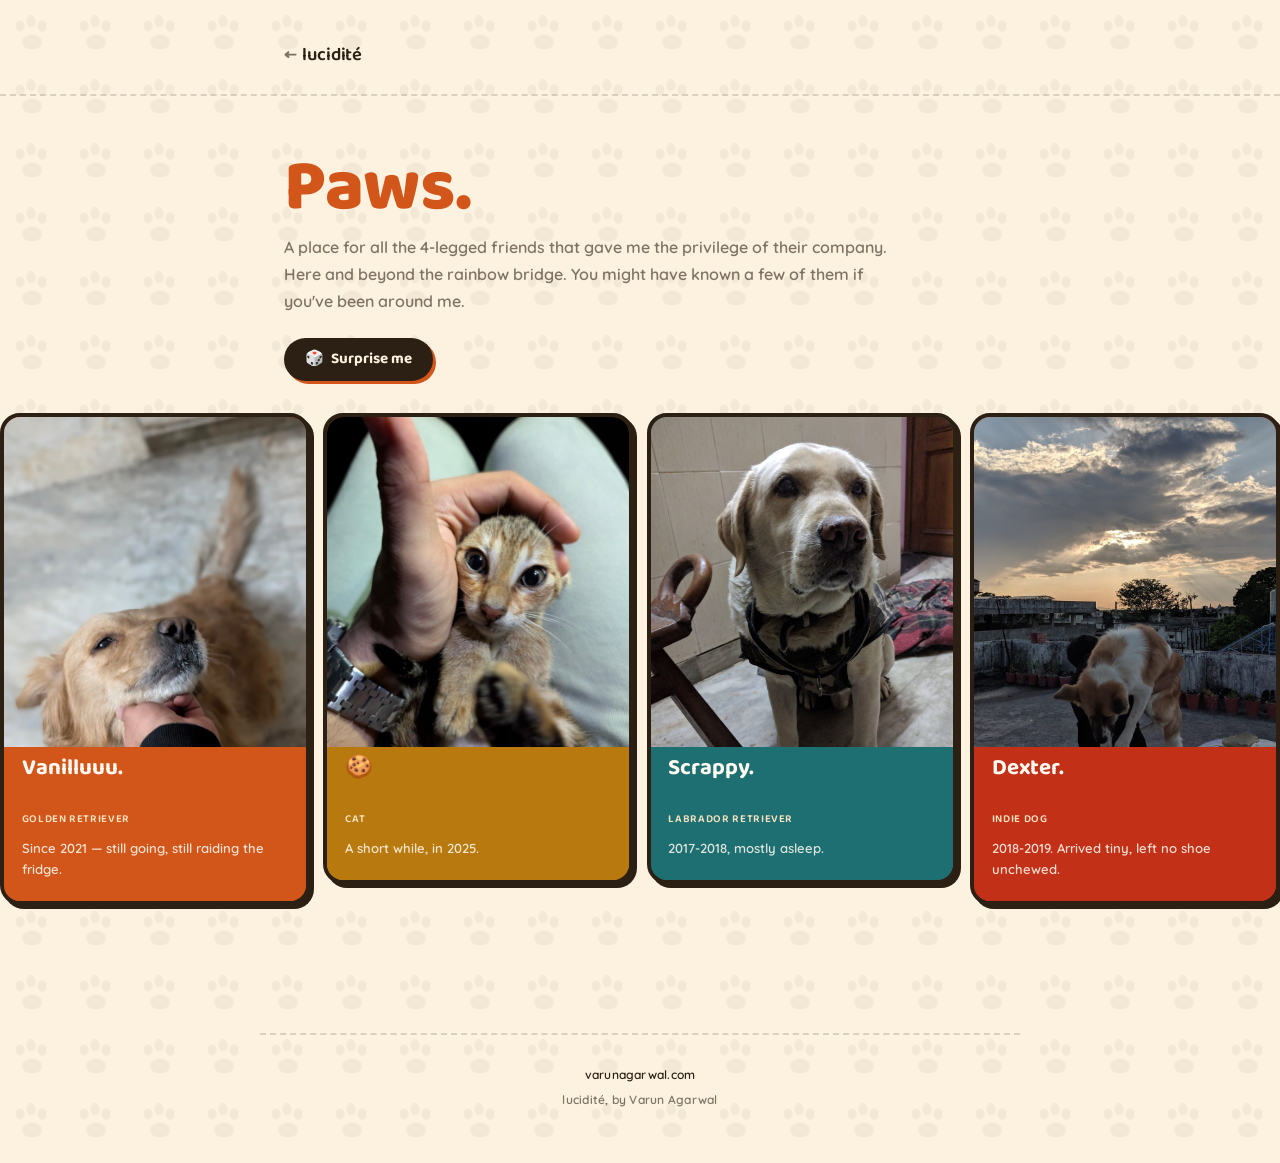
<file: paws/index.html>
<!DOCTYPE html>
<html lang="en">
<head>
<meta charset="UTF-8">
<meta name="viewport" content="width=device-width, initial-scale=1">
<title>Paws — lucidité</title>
<meta name="description" content="Pets — photos by Varun Agarwal.">
<meta name="theme-color" content="#fdf1e0">
<meta property="og:type" content="website">
<meta property="og:site_name" content="lucidité">
<meta property="og:url" content="https://blog.varunagarwal.com/paws/">
<meta property="og:title" content="Paws — lucidité">
<meta property="og:description" content="Pets — photos by Varun Agarwal.">
<meta property="og:image" content="https://blog.varunagarwal.com/paws/vanilla/img/10-recent-closeup.jpg">
<meta name="twitter:card" content="summary_large_image">
<meta name="twitter:title" content="Paws — lucidité">
<meta name="twitter:description" content="Pets — photos by Varun Agarwal.">
<link rel="icon" href="../favicon.ico" sizes="any">
<link rel="icon" type="image/png" sizes="32x32" href="../favicon-32x32.png">
<link rel="icon" type="image/png" sizes="192x192" href="../favicon-192.png">
<link rel="icon" type="image/png" sizes="512x512" href="../favicon-512.png">
<link rel="apple-touch-icon" href="../apple-touch-icon.png">

<!--
  PAWS HUB — lives at blog.varunagarwal.com/paws/. Lists every pet as
  its own sibling gallery (vanilla/, cookie/, scrappy/, dexter/), same
  pattern as the main blog hub one level up listing
  books/wander/notes/paws. Plain HTML, no build step, no DATA array —
  short enough (a handful of pets) that a new entry is just a copy of
  an existing <a class="pet-card"> block, or a new <li> in the
  "Coming soon" list for one not built yet (no dashed box currently —
  re-add one, matching the markup in git history, whenever a next pet
  is announced but not yet built).

  TO ADD A LIVE PET:
  Copy an existing .pet-card block, point href/img at the new
  gallery, pick a --card-color not already used by a sibling card.
  Grid widens at 640/900/1200px — recheck those breakpoints still
  read cleanly once there are more than 4 cards.

  TO ADD A "COMING SOON" PET:
  Add a new <li> to the .upcoming-items list (re-add the surrounding
  .upcoming-card wrap if it isn't there — removed 2026-09-25 when its
  last placeholder, Dexter, went live).

  THEME — deliberately its own thing, not a recolor of the main blog
  hub one level up (2026-09-25, per Varun: "a whole new pet theme
  separate from what we have for the blog homepage"). Blog uses
  Fraunces italic serif + Space Mono on a flat paper cream; Paws uses
  Baloo 2 (bouncy, rounded, no italic) + Quicksand on a warmer
  vanilla-cream with a tiled paw-print watermark, thicker "sticker"
  borders/shadows, and cards that tilt on hover instead of just
  lifting. Same --clay/--caramel/--denim/--rust per-pet accents as
  before (still grounded in each pet's own real photos, see their own
  page comments) — only the shared chrome around them changed. Same
  swap applies on all 4 pet subpages, including a new bouncy
  corner-icon / name-reveal treatment on their header cross-links.

  MORE FUN (2026-09-25, second pass, per Varun: "add more fun") —
  click "Paws." for a little paw-print confetti burst (same helper
  copied onto every pet subpage, click their own h1); cards get a
  satisfying squish on `:active`, not just a hover tilt.

  THIRD PASS (2026-09-25, per Varun's feedback in one message):
  - Colours — swapped the 4 per-pet accents for more saturated
    versions at roughly the same lightness (so white card-body text
    and h1-on-cream contrast both still hold) — "muddy brown/grey"
    read as not fun; kept the same CSS var names so every page's own
    accent choice (still grounded in that pet's real photos) didn't
    need re-deriving, just brighter paint.
  - "🎲 Surprise me" now jumps to one random PHOTO, not just a random
    pet's hub page — picks a random pet + a random index within a
    small hardcoded `{slug: photoCount}` map (kept in sync by hand;
    there's no shared manifest across these self-contained pages) and
    lands on `<pet>/?p=<n>`, which every gallery page now reads on
    load to auto-open its lightbox (see each page's own comment).
  - Scrappy's cover swapped from `12-on-the-rocks.jpg` (a nice view,
    but no clear look at him) to `07-in-harness.jpg` — sitting,
    attentive, looking at camera; better "meet Scrappy" material.
  - Desktop-only cursor trail of small 🐾 following the mouse, gated
    on `(hover: hover) and (pointer: fine)` so touch devices (no real
    cursor to trail) don't get it — same snippet on every page.

  FOURTH PASS (2026-09-25, same day, Varun sent this mid-edit) — the
  hero paragraph is now his own words, replacing the placeholder
  tagline: "A place for all the 4-legged friends that gave me the
  privilege of their company. Here and beyond the rainbow bridge...".
  Confirms what Cookie's page already implied (she'd died) and extends
  it — some others here may have too; nothing on any page states that
  outright per-pet unless Varun says so himself, this line is the one
  place it's acknowledged, in his words. Each pet subpage got its own
  real tagline the same way (see each page's own comment) — replacing
  the AI-drafted placeholders. Photo grids also went denser/smaller
  (2 cols mobile up to 5 at desktop, was 1-3) per his note that the
  photos read too large.
-->

<link rel="preconnect" href="https://fonts.googleapis.com">
<link rel="preconnect" href="https://fonts.gstatic.com" crossorigin>
<link href="https://fonts.googleapis.com/css2?family=Baloo+2:wght@500;600;700;800&family=Quicksand:wght@400;500;600;700&display=swap" rel="stylesheet">

<style>
  :root{
    --bg: #fdf1e0;
    --bg-soft: #f7e2bf;
    --surface: #fffaf1;
    --ink: #2b2013;
    --ink-soft: rgba(43,32,19,0.6);
    --ink-faint: rgba(43,32,19,0.4);
    --line: rgba(43,32,19,0.16);
    --gold: #e8a93a;
    --clay: #d2551a;
    --caramel: #b8790e;
    --denim: #1d6f72;
    --rust: #c23018;
    --max: 760px;
  }
  *{ box-sizing: border-box; }
  body{
    margin: 0;
    background-color: var(--bg);
    background-image: url("data:image/svg+xml,%3Csvg xmlns='http://www.w3.org/2000/svg' width='64' height='64' viewBox='0 0 64 64'%3E%3Cg fill='%232b2013' opacity='0.05'%3E%3Cellipse cx='32' cy='42' rx='10' ry='7.5'/%3E%3Cellipse cx='20' cy='26' rx='4.4' ry='5.6'/%3E%3Cellipse cx='31' cy='21' rx='4.6' ry='6'/%3E%3Cellipse cx='42' cy='26' rx='4.4' ry='5.6'/%3E%3C/g%3E%3C/svg%3E");
    background-repeat: repeat;
    background-size: 64px 64px;
    color: var(--ink);
    font-family: "Quicksand", sans-serif;
    -webkit-font-smoothing: antialiased;
  }
  a{ color: inherit; }

  .wrap{ max-width: var(--max); margin: 0 auto; padding: 0 1.5rem; }

  header.site-header{
    padding: 1.1rem 1.5rem 0.9rem;
    border-bottom: 2px dashed var(--line);
  }
  header.site-header .wrap{ display: flex; justify-content: space-between; align-items: baseline; }
  .back-link{
    font-family: "Baloo 2", sans-serif; font-weight: 600;
    font-size: 1.15rem; letter-spacing: -0.01em;
    text-decoration: none; color: inherit;
    transition: transform .2s ease;
    display: inline-block;
  }
  .back-link:hover{ transform: translateX(-3px); }
  .back-link .arrow{ color: var(--ink-soft); margin-right: 0.35rem; }
  @media(min-width:640px){
    header.site-header{ padding: 2.5rem 1.5rem 1.5rem; }
  }

  main{ padding: 1.75rem 0 3rem; }
  @media(min-width:640px){ main{ padding: 3.5rem 0 5rem; } }

  .hero{ max-width: 62ch; margin: 0 0 2rem; }
  h1.title{
    font-family: "Baloo 2", sans-serif; font-weight: 800;
    font-size: clamp(2.8rem, 10vw, 4.5rem); line-height: 1;
    margin: 0 0 0.6rem; color: var(--clay);
    display: inline-block; cursor: pointer; user-select: none;
    transition: transform .25s cubic-bezier(.34,1.56,.64,1);
  }
  h1.title:hover{ transform: rotate(-2deg) scale(1.03); }
  h1.title:active{ transform: rotate(-2deg) scale(0.96); }
  .hero p{
    font-size: 1rem; font-weight: 600; line-height: 1.7;
    color: var(--ink-soft); margin: 0 0 1.4rem;
  }
  .surprise-btn{
    display: inline-flex; align-items: center; gap: 0.45rem;
    font-family: "Baloo 2", sans-serif; font-weight: 700; font-size: 0.95rem;
    background: var(--ink); color: var(--bg);
    border: none; border-radius: 999px; padding: 0.6rem 1.3rem;
    cursor: pointer; box-shadow: 3px 3px 0 0 var(--clay);
    transition: transform .15s cubic-bezier(.34,1.56,.64,1), box-shadow .15s ease;
  }
  .surprise-btn:hover{ transform: translateY(-2px) rotate(-2deg); box-shadow: 4px 5px 0 0 var(--clay); }
  .surprise-btn:active{ transform: translateY(0) scale(0.95) rotate(0); box-shadow: 1px 1px 0 0 var(--clay); }
  .surprise-btn .die{ display: inline-block; transition: transform .4s ease; }
  .surprise-btn:hover .die{ transform: rotate(25deg); }

  .pets{
    display: flex; gap: 0.85rem; align-items: flex-start;
    overflow-x: auto; overscroll-behavior-x: contain;
    scroll-snap-type: x mandatory;
    margin: 0 -1.5rem; padding: 0 1.5rem 0.75rem;
  }
  @media(min-width:640px){
    .pets{
      display: grid; grid-template-columns: 1fr 1fr; align-items: start;
      overflow-x: visible; margin: 0; padding: 0;
    }
  }
  @media(min-width:900px){
    .pets{ grid-template-columns: 1fr 1fr 1fr; }
  }
  @media(min-width:1200px){
    .pets{ grid-template-columns: 1fr 1fr 1fr 1fr; }
  }

  .pet-card{
    display: block; text-decoration: none; color: inherit;
    flex: 0 0 62%; scroll-snap-align: start;
    background: var(--card-color);
    border: 4px solid var(--ink);
    border-radius: 20px;
    overflow: hidden;
    box-shadow: 4px 4px 0 0 var(--ink);
    transition: transform 0.25s cubic-bezier(.34,1.56,.64,1), box-shadow 0.25s ease;
  }
  @media(min-width:640px){ .pet-card{ flex: initial; } }
  .pet-card--vanilla{ --card-color: var(--clay); }
  .pet-card--cookie{ --card-color: var(--caramel); }
  .pet-card--scrappy{ --card-color: var(--denim); }
  .pet-card--dexter{ --card-color: var(--rust); }
  .pet-card:nth-child(odd):hover{ transform: translateY(-6px) rotate(-2deg); }
  .pet-card:nth-child(even):hover{ transform: translateY(-6px) rotate(2deg); }
  .pet-card:hover{
    box-shadow: 7px 8px 0 0 var(--ink);
  }
  .pet-card:active{
    transform: translateY(-1px) scale(0.97) !important;
    box-shadow: 2px 2px 0 0 var(--ink) !important;
  }
  .pet-cover-wrap{ position: relative; line-height: 0; }
  .pet-cover{ width: 100%; height: auto; display: block; aspect-ratio: 4/5; object-fit: cover; }
  .pet-name{
    position: absolute; left: 0; right: 0; bottom: 0; margin: 0;
    padding: 0.6rem 1.1rem 0.75rem;
    background: var(--card-color);
    font-family: "Baloo 2", sans-serif; font-weight: 700; font-size: 1.4rem;
    color: var(--surface); line-height: 1.15;
  }
  .pet-card:hover .pet-name{ color: var(--bg); }
  .pet-card-body{
    padding: 1rem 1.1rem 1.35rem;
    background: var(--card-color);
    color: var(--surface);
  }
  .pet-tag{
    font-family: "Baloo 2", sans-serif; font-weight: 600;
    font-size: 0.68rem; letter-spacing: 0.06em; text-transform: uppercase;
    color: var(--bg-soft); display: block; margin-bottom: 0.6rem;
  }
  .pet-blurb{
    font-size: 0.82rem; font-weight: 600; line-height: 1.6; margin: 0;
    color: rgba(255,250,241,0.85);
  }

  .upcoming-card{
    max-width: var(--max); margin: 1.5rem auto 0;
    padding: 0.85rem 1.1rem;
    border: 2px dashed var(--line);
    border-radius: 16px;
  }
  @media(min-width:640px){ .upcoming-card{ padding: 1.1rem 1.35rem; } }
  .upcoming-tag{
    font-family: "Baloo 2", sans-serif; font-weight: 600;
    font-size: 0.65rem; letter-spacing: 0.06em; text-transform: uppercase;
    color: var(--ink-soft); display: block; margin-bottom: 0.7rem;
  }
  .upcoming-items{
    list-style: none; margin: 0; padding: 0;
    display: flex; flex-direction: column; gap: 0.7rem;
  }
  @media(min-width:640px){ .upcoming-items{ flex-direction: row; gap: 2rem; } }
  .upcoming-item{ display: flex; align-items: center; gap: 0.75rem; }
  .upcoming-item svg{ width: 22px; height: 22px; flex-shrink: 0; color: var(--ink-soft); }
  .upcoming-name{
    font-family: "Baloo 2", sans-serif; font-weight: 700; font-size: 1.05rem;
    margin: 0; color: var(--ink);
  }

  footer{
    max-width: var(--max); margin: 2rem auto 0; padding: 1.25rem 1.5rem 1.5rem;
    color: var(--ink-soft); font-size: 0.75rem; font-weight: 600; letter-spacing: 0.02em;
    border-top: 2px dashed var(--line);
    text-align: center;
  }
  @media(min-width:640px){ footer{ margin: 3rem auto 0; padding: 2rem 1.5rem 3.5rem; } }
  .footer-site{ color: var(--ink); text-decoration: none; border-bottom: 1px solid transparent; }
  .footer-site:hover{ border-bottom-color: var(--clay); }
</style>
</head>
<body>

<header class="site-header">
  <div class="wrap">
    <a class="back-link" href="https://blog.varunagarwal.com"><span class="arrow">←</span>lucidité</a>
  </div>
</header>

<main>
  <div class="wrap">
    <div class="hero">
      <h1 class="title" id="pawsTitle">Paws.</h1>
      <p>A place for all the 4-legged friends that gave me the privilege of their company. Here and beyond the rainbow bridge. You might have known a few of them if you've been around me.</p>
      <button class="surprise-btn" id="surpriseBtn"><span class="die">🎲</span> Surprise me</button>
    </div>
  </div>

  <div class="pets">
    <a class="pet-card pet-card--vanilla" href="vanilla/">
      <div class="pet-cover-wrap">
        <img class="pet-cover" src="vanilla/img/10-recent-closeup.jpg" alt="" loading="lazy">
        <p class="pet-name">Vanilluuu.</p>
      </div>
      <div class="pet-card-body">
        <span class="pet-tag">Golden retriever</span>
        <p class="pet-blurb">Since 2021 — still going, still raiding the fridge.</p>
      </div>
    </a>
    <a class="pet-card pet-card--cookie" href="cookie/">
      <div class="pet-cover-wrap">
        <img class="pet-cover" src="cookie/img/04-wide-awake.jpg" alt="" loading="lazy">
        <p class="pet-name">🍪</p>
      </div>
      <div class="pet-card-body">
        <span class="pet-tag">Cat</span>
        <p class="pet-blurb">A short while, in 2025.</p>
      </div>
    </a>
    <a class="pet-card pet-card--scrappy" href="scrappy/">
      <div class="pet-cover-wrap">
        <img class="pet-cover" src="scrappy/img/07-in-harness.jpg" alt="" loading="lazy">
        <p class="pet-name">Scrappy.</p>
      </div>
      <div class="pet-card-body">
        <span class="pet-tag">Labrador retriever</span>
        <p class="pet-blurb">2017-2018, mostly asleep.</p>
      </div>
    </a>
    <a class="pet-card pet-card--dexter" href="dexter/">
      <div class="pet-cover-wrap">
        <img class="pet-cover" src="dexter/img/17-against-the-sky.jpg" alt="" loading="lazy">
        <p class="pet-name">Dexter.</p>
      </div>
      <div class="pet-card-body">
        <span class="pet-tag">Indie dog</span>
        <p class="pet-blurb">2018-2019. Arrived tiny, left no shoe unchewed.</p>
      </div>
    </a>
  </div>

</main>

<footer>
  <a class="footer-site" href="https://varunagarwal.com">varunagarwal.com</a>
  <p style="margin:0.6rem 0 0;">lucidité, by Varun Agarwal</p>
</footer>

<script>
/* click "Paws." for a little paw-print confetti burst — same helper
   copied onto every pet subpage's own h1.title */
function pawBurst(x, y){
  for(let i=0; i<12; i++){
    const el = document.createElement('span');
    el.textContent = '🐾';
    el.style.cssText = `position:fixed; left:${x}px; top:${y}px; font-size:${12+Math.random()*12}px; pointer-events:none; z-index:999; opacity:1; transition:transform .7s cubic-bezier(.2,.8,.2,1), opacity .7s ease;`;
    document.body.appendChild(el);
    const angle = Math.random()*Math.PI*2, dist = 50+Math.random()*70;
    requestAnimationFrame(() => {
      el.style.transform = `translate(${Math.cos(angle)*dist}px, ${Math.sin(angle)*dist-30}px) rotate(${Math.random()*360}deg)`;
      el.style.opacity = '0';
    });
    setTimeout(() => el.remove(), 750);
  }
}
document.getElementById('pawsTitle').addEventListener('click', (e) => pawBurst(e.clientX, e.clientY));

/* "surprise me" lands on one random photo, not just a random pet's
   hub page — hand-kept counts since there's no shared manifest
   across these self-contained pages (recheck this map when a page
   gains/loses photos). */
document.getElementById('surpriseBtn').addEventListener('click', () => {
  const pets = { 'vanilla/': 18, 'cookie/': 9, 'scrappy/': 14, 'dexter/': 18 };
  const keys = Object.keys(pets);
  const pet = keys[Math.floor(Math.random()*keys.length)];
  const idx = Math.floor(Math.random()*pets[pet]) + 1;
  window.location.href = pet + '?p=' + idx;
});

/* desktop-only cursor trail of little paw prints — gated on a real
   mouse (`hover:hover` + `pointer:fine`) so touch devices, which have
   no cursor to trail, don't get it. Same snippet on every Paws page. */
if (window.matchMedia('(hover: hover) and (pointer: fine)').matches) {
  let lastPaw = 0;
  document.addEventListener('mousemove', (e) => {
    const now = Date.now();
    if (now - lastPaw < 120) return;
    lastPaw = now;
    const paw = document.createElement('span');
    paw.textContent = '🐾';
    paw.style.cssText = `position:fixed; left:${e.clientX}px; top:${e.clientY}px; font-size:13px; pointer-events:none; z-index:9999; opacity:0.55; transform:translate(-50%,-50%) rotate(${Math.random()*50-25}deg); transition:opacity 1s ease, transform 1s ease;`;
    document.body.appendChild(paw);
    requestAnimationFrame(() => {
      paw.style.opacity = '0';
      paw.style.transform += ' scale(0.4) translateY(6px)';
    });
    setTimeout(() => paw.remove(), 1000);
  });
}
</script>

</body>
</html>
</file>
<file: brick/brick.css>
/* Brick Game — the handheld. Fixed 360×760 design box (800×380 in landscape), scaled to fit by engine.js.
 *
 * Plastic is drawn flat on purpose: solid colours, a darker rim, a hard offset "side" under each key.
 * No glossy gradients - real handhelds of this kind are matte ABS. The only extras are a very fine grain and a barely-there sheen (--grain, --sheen).
 * Colours are CSS variables set on :root by engine.js (console colour picker).
 */
:root {
  /* fine plastic grain + a faint sheen, layered over the body and key colours for a slightly real feel */
  --grain: url("data:image/svg+xml;utf8,<svg xmlns='http://www.w3.org/2000/svg' width='180' height='180'><filter id='n' x='0' y='0' width='100%25' height='100%25'><feTurbulence type='fractalNoise' baseFrequency='.8' numOctaves='2' stitchTiles='stitch'/><feColorMatrix type='saturate' values='0'/><feColorMatrix values='1.4 0 0 0 -.2  0 1.4 0 0 -.2  0 0 1.4 0 -.2  0 0 0 0 .075'/></filter><rect width='100%25' height='100%25' filter='url(%23n)'/></svg>");
  --sheen: linear-gradient(158deg, rgba(255,255,255,.10) 0%, rgba(255,255,255,0) 34%, rgba(0,0,0,0) 62%, rgba(0,0,0,.10) 100%);
  --build: "35";        /* must match BUILD in engine.js: lets the page notice a stale stylesheet */
  --body: #17171a;      /* shell */
  --body-hi: #2b2b2e;   /* top edge catching the light */
  --body-lo: #0b0b0d;   /* outline / underside */
  --key: #f5d31c;       /* buttons */
  --key-rim: #c9ac10;
  --key-side: #7d6a08;
  --ink: #f1f1f1;       /* text and line-art printed on the shell */
  --decal: #d9dce0;     /* lightning / print accents */
  --lcd-bg: #c9cdbd;
  --accent: #f5d31c;
}
* { box-sizing: border-box; -webkit-tap-highlight-color: transparent; }
[hidden] { display: none !important; }
html, body { margin: 0; height: 100%; overflow: hidden; overscroll-behavior: none; }
body {
  background: #0d0d0f;
  color: #eee;
  font-family: system-ui, -apple-system, "Segoe UI", Roboto, sans-serif;
  -webkit-user-select: none; user-select: none; -webkit-touch-callout: none;
}
#stage { position: fixed; inset: 0; padding: env(safe-area-inset-top) env(safe-area-inset-right) env(safe-area-inset-bottom) env(safe-area-inset-left); }

:is(#device, #back, .pvdev) {
  --shift: 22px;                      /* the body sits this far below the top corner keys */
  position: absolute; left: 50%; top: 50%;
  width: 360px; height: calc(760px + var(--shift));
  transform: perspective(1700px) translate(-50%, -50%) scale(var(--s, 1)) rotateY(var(--ry, 0deg));
  transform-origin: 50% 50%;
  border-radius: 34px 34px 40px 40px;
  background: var(--sheen), var(--grain), var(--body);
  color: var(--ink);
  box-shadow:
    0 0 0 2px var(--body-lo),
    0 20px 40px rgba(0, 0, 0, .45),
    inset 0 3px 0 var(--body-hi),
    inset 0 -5px 0 rgba(0, 0, 0, .2);
  touch-action: none;
}
:is(#device, #back, .pvdev) * { touch-action: none; }
.shell { position: absolute; left: 0; top: var(--shift, 0px); width: 100%; height: calc(100% - var(--shift, 0px)); overflow: hidden; border-radius: inherit; }
#back { visibility: hidden; }

@font-face { font-family: 'Orbitron'; font-weight: 800; font-style: normal; font-display: swap; src: url('fonts/orbitron-800.woff2') format('woff2'); }

html[data-tex="off"] { --grain: none; --sheen: none; }
html[data-tex="off"] :is(.fn i, .rot, #dpad .key, .dpad .key) { background: var(--key); }
/* clear shell: see-through smoky plastic over a circuit board */
:root { --pcb: url('pcb.svg'); --glass: rgba(140, 160, 172, .74); }
:is(#device, #back, .pvdev)[data-shell="clear"] { background: var(--sheen), var(--grain), linear-gradient(var(--glass), var(--glass)), var(--pcb) center / 100% 100% no-repeat, #0d2a1c; }
html[data-shell="clear"][data-layout="c"] body, html[data-shell="clear"][data-layout="d"] body { background: var(--sheen), var(--grain), var(--body); }

/* corner controls are part of the console: small molded round keys in the shell's own tones */
.corner {
  position: absolute; top: 10px; width: 28px; height: 28px; z-index: 3;
  display: grid; place-items: center; padding: 0; cursor: pointer; text-decoration: none;
  color: var(--ink); background: var(--body-hi); border: 0; border-radius: 50%;
  box-shadow: inset 0 0 0 2px var(--body-lo), 0 3px 0 var(--body-lo);
  transition: transform .04s, box-shadow .04s;
}
.corner svg { width: 16px; height: 16px; display: block; opacity: .85; }
.corner:hover svg, .corner:focus-visible svg { opacity: 1; }
.corner:focus-visible { outline: 2px solid var(--ink); outline-offset: 2px; }
.corner:active { transform: translateY(3px); box-shadow: inset 0 0 0 2px var(--body-lo), 0 0 0 var(--body-lo); }
.corner.flipbtn { left: 12px; }
.corner.cfgbtn { right: 12px; }
.corner .i-shrink { display: none; }
.corner.fsbtn[aria-pressed="true"] .i-expand { display: none; }
.corner.fsbtn[aria-pressed="true"] .i-shrink { display: block; }
.corner.fsbtn { left: 14px; top: auto; bottom: 14px; }

/* ---------- parts shared by both layouts ---------- */
.lcd-frame { position: absolute; background: #2b2c30; box-shadow: inset 0 0 0 2px #18191b; }
.lcd-screen { position: relative; background: var(--lcd-bg); box-shadow: 0 0 0 2px #18191b; overflow: hidden; }
:is(#lcd, .lcdc) { display: block; }
.lcd-screen::after { content: ''; position: absolute; inset: 0; pointer-events: none; background: linear-gradient(112deg, transparent calc(24% + var(--tx, 0) * 20%), rgba(255,255,255,.11) calc(40% + var(--tx, 0) * 20%), rgba(255,255,255,.03) calc(52% + var(--tx, 0) * 20%), transparent calc(62% + var(--tx, 0) * 20%)); }
.lcd-press { position: absolute; left: 0; top: 0; width: 100%; height: 100%; pointer-events: none; mix-blend-mode: multiply; }
body:not(.is-on) .lcd-screen { background: color-mix(in srgb, var(--lcd-bg) 90%, #777); }

/* keys: flat disc, darker rim, hard side underneath */
.fn i, :is(#dpad, .dpad) .key, .rot {
  background: radial-gradient(circle at 34% 28%, rgba(255, 255, 255, .30), rgba(255, 255, 255, 0) 56%), radial-gradient(circle at 72% 82%, rgba(0, 0, 0, .14), rgba(0, 0, 0, 0) 58%), var(--grain), var(--key);
  box-shadow: inset 0 0 0 2px var(--key-rim), 0 3px 0 var(--key-side);
  transition: transform .04s, box-shadow .04s;
}
.fn.pressed i, :is(#dpad, .dpad) .key.pressed, .rot.pressed {
  transform: translateY(3px);
  box-shadow: inset 0 0 0 2px var(--key-rim), 0 0 0 var(--key-side);
}

.fn { position: absolute; z-index: 2; padding: 0; background: none; border: 0; color: var(--ink); cursor: pointer; }
.fn span { position: absolute; left: 50%; transform: translateX(-50%); font: 700 11px/1 Arial, sans-serif; letter-spacing: -.2px; white-space: nowrap; }
.fn i { position: absolute; left: 50%; border-radius: 50%; }

:is(#dpad, .dpad) { position: absolute; }
:is(#dpad, .dpad) .key { position: absolute; pointer-events: none; }
:is(#dpad, .dpad) .cross, :is(#dpad, .dpad) .compass, :is(#dpad, .dpad) .dlab { position: absolute; pointer-events: none; }
.rot { position: absolute; border: 0; padding: 0; cursor: pointer; border-radius: 50%; }
.mascot, .cat, .swoosh, .grip, .rotlab { position: absolute; pointer-events: none; }
.brand, .nine { position: absolute; pointer-events: none; }

/* =====================================================================
 * LAYOUT A — "lightning": black unit, bolts either side of the screen, four round keys
 * ===================================================================== */
.bolt {
  position: absolute; background: var(--decal);
  clip-path: polygon(58% 0%, 0% 56%, 40% 56%, 18% 100%, 100% 34%, 58% 34%);
}
:is(#device, #back, .pvdev)[data-layout="a"] .bolt { top: 74px; width: 26px; height: 138px; }
.bolt.l { left: 12px; }
.bolt.r { right: 12px; transform: scaleX(-1); }

:is(#device, #back, .pvdev)[data-layout="a"] .lcd-frame { left: 41px; top: 26px; width: 278px; height: 280px; padding: 9px; border-radius: 10px; }
:is(#device, #back, .pvdev)[data-layout="a"] .lcd-screen { width: 260px; height: 262px; border-radius: 2px; }
:is(#device, #back, .pvdev)[data-layout="a"] :is(#lcd, .lcdc) { width: 250px; height: 260px; margin: 1px 5px; }

:is(#label, .lbl) {
  position: absolute; left: 0; right: 0; text-align: center; cursor: pointer; white-space: nowrap;
  font: 400 31px/1 Impact, "Haettenschweiler", "Arial Narrow Bold", "Roboto Condensed", sans-serif;
  font-stretch: condensed; letter-spacing: 1.5px; color: var(--ink);
}
:is(#label, .lbl).named { color: var(--key); }
:is(#device, #back, .pvdev)[data-layout="a"] :is(#label, .lbl) { top: 314px; }

.shoulder {
  position: absolute; left: 0; right: 0; top: 356px; height: 48px;
  border-radius: 28px 28px 22px 22px;
  background: var(--body-hi);
  box-shadow: 0 3px 0 var(--body-lo), inset 0 2px 0 rgba(255,255,255,.07);
}

/* ---- shared control geometry (layouts a, c, d), proportions taken from the blue "Super" reference ----
 * --cy is where the control block starts; everything is placed relative to it. */
:is(#device, #back, .pvdev):is([data-layout="a"], [data-layout="c"], [data-layout="d"]) { --cy: 428px; }

:is(#device, #back, .pvdev):is([data-layout="a"], [data-layout="c"], [data-layout="d"]) .fn { top: calc(var(--cy) - 9px); width: 44px; height: 58px; }
:is(#device, #back, .pvdev):is([data-layout="a"], [data-layout="c"], [data-layout="d"]) .fn[data-btn="power"] { left: 144px; }
:is(#device, #back, .pvdev):is([data-layout="a"], [data-layout="c"], [data-layout="d"]) .fn[data-btn="sp"]    { left: 194px; }
:is(#device, #back, .pvdev):is([data-layout="a"], [data-layout="c"], [data-layout="d"]) .fn[data-btn="sound"] { left: 244px; }
:is(#device, #back, .pvdev):is([data-layout="a"], [data-layout="c"], [data-layout="d"]) .fn[data-btn="reset"] { left: 294px; }
:is(#device, #back, .pvdev):is([data-layout="a"], [data-layout="c"], [data-layout="d"]) .fn i { top: 0; width: 26px; height: 26px; margin-left: -13px; }
:is(#device, #back, .pvdev):is([data-layout="a"], [data-layout="c"], [data-layout="d"]) .fn span { top: 30px; font-size: 10.5px; }
:is(#device, #back, .pvdev):is([data-layout="c"], [data-layout="d"]) .fn[data-l2]::after {
  content: attr(data-l2); position: absolute; left: 50%; top: 42px; transform: translateX(-50%);
  font: 700 10.5px/1 Arial, sans-serif; letter-spacing: -.2px; white-space: nowrap; color: var(--alt);
}

/* D-pad: four round keys on a wide diamond with real gaps (centres 56px from the middle) */
:is(#device, #back, .pvdev):is([data-layout="a"], [data-layout="c"], [data-layout="d"]) :is(#dpad, .dpad) { left: 0; top: var(--cy); width: 201px; height: 193px; }
:is(#device, #back, .pvdev):is([data-layout="a"], [data-layout="c"], [data-layout="d"]) :is(#dpad, .dpad) .key { width: 56px; height: 56px; border-radius: 50%; }
:is(#device, #back, .pvdev):is([data-layout="a"], [data-layout="c"], [data-layout="d"]) :is(#dpad, .dpad) .key.up    { left: 72px;  top: 13px; }
:is(#device, #back, .pvdev):is([data-layout="a"], [data-layout="c"], [data-layout="d"]) :is(#dpad, .dpad) .key.left  { left: 15px;  top: 67px; }
:is(#device, #back, .pvdev):is([data-layout="a"], [data-layout="c"], [data-layout="d"]) :is(#dpad, .dpad) .key.right { left: 129px; top: 67px; }
:is(#device, #back, .pvdev):is([data-layout="a"], [data-layout="c"], [data-layout="d"]) :is(#dpad, .dpad) .key.down  { left: 72px;  top: 124px; }
:is(#device, #back, .pvdev):is([data-layout="a"], [data-layout="c"], [data-layout="d"]) :is(#dpad, .dpad) .compass { left: 82px; top: 78px; width: 36px; height: 36px; fill: var(--ink); opacity: .85; }
:is(#device, #back, .pvdev):is([data-layout="a"], [data-layout="c"], [data-layout="d"]) :is(#dpad, .dpad) .cross,
:is(#device, #back, .pvdev):is([data-layout="a"], [data-layout="c"], [data-layout="d"]) :is(#dpad, .dpad) .dlab { display: none; }

/* ROTATE: the big key, label underneath (no arrow) */
:is(#device, #back, .pvdev):is([data-layout="a"], [data-layout="c"], [data-layout="d"]) .rot:not(.rot2) { left: 247px; top: calc(var(--cy) + 57px); width: 95px; height: 95px; box-shadow: inset 0 0 0 3px var(--key-rim), 0 4px 0 var(--key-side); }
:is(#device, #back, .pvdev):is([data-layout="a"], [data-layout="c"], [data-layout="d"]) .rot.pressed { box-shadow: inset 0 0 0 3px var(--key-rim), 0 0 0 var(--key-side); }
:is(#device, #back, .pvdev):is([data-layout="a"], [data-layout="c"], [data-layout="d"]) .rot2 { display: none; }
:is(#device, #back, .pvdev):is([data-layout="a"], [data-layout="c"], [data-layout="d"]) .rotlab { left: 234px; top: calc(var(--cy) + 161px); width: 121px; text-align: center; font: 700 11px/1.15 Arial, sans-serif; color: var(--ink); }
:is(#device, #back, .pvdev):is([data-layout="a"], [data-layout="c"], [data-layout="d"]) .rotlab b { display: block; font-weight: 700; color: var(--alt); }
:is(#device, #back, .pvdev)[data-layout="a"] .rotlab b, :is(#device, #back, .pvdev)[data-layout="b"] .rotlab b { display: none; }

:is(#device, #back, .pvdev)[data-layout="a"] .mascot { left: 18px; top: 640px; width: 60px; height: 72px; color: var(--ink); }
:is(#device, #back, .pvdev)[data-layout="a"] .brand {
  left: 108px; top: 664px; transform: rotate(-9deg); transform-origin: 0 100%;
  font: 400 31px/.86 Impact, "Haettenschweiler", "Arial Narrow Bold", sans-serif; letter-spacing: 1px; color: var(--ink);
  display: flex; flex-direction: column;
}
:is(#device, #back, .pvdev)[data-layout="a"] .brand span:last-child { margin-left: 34px; }
:is(#device, #back, .pvdev)[data-layout="a"] .nine { right: 26px; top: 718px; font: 400 20px/1 Impact, "Haettenschweiler", "Arial Narrow Bold", sans-serif; letter-spacing: .5px; color: var(--ink); }
:is(#device, #back, .pvdev)[data-layout="a"] .swoosh { left: 96px; top: 718px; width: 140px; height: 40px; color: var(--ink); }
:is(#device, #back, .pvdev)[data-layout="a"] .cat, :is(#device, #back, .pvdev)[data-layout="a"] .grip { display: none; }

/* =====================================================================
 * LAYOUT B — "kitty": big screen, one-piece cross D-pad, pill S/P + SOUND, two round action keys
 * ===================================================================== */
:is(#device, #back, .pvdev)[data-layout="b"] { border-radius: 30px 30px 104px 34px; }
:is(#device, #back, .pvdev)[data-layout="b"] .bolt { top: 92px; width: 17px; height: 96px; }
:is(#device, #back, .pvdev)[data-layout="b"] .bolt.l { left: 5px; }
:is(#device, #back, .pvdev)[data-layout="b"] .bolt.r { right: 5px; }
:is(#device, #back, .pvdev)[data-layout="b"] .shoulder { display: none; }

:is(#device, #back, .pvdev)[data-layout="b"] .lcd-frame { left: 26px; top: 28px; width: 308px; height: 320px; padding: 9px; border-radius: 12px; background: #62656b; box-shadow: inset 0 0 0 3px #2b2d31; }
:is(#device, #back, .pvdev)[data-layout="b"] .lcd-screen { width: 290px; height: 302px; border-radius: 2px; }
:is(#device, #back, .pvdev)[data-layout="b"] :is(#lcd, .lcdc) { width: 290px; height: 302px; margin: 0; }
:is(#device, #back, .pvdev)[data-layout="b"] :is(#label, .lbl) { top: 352px; font: 700 10px/1 Arial, sans-serif; letter-spacing: .14em; opacity: 0; }
:is(#device, #back, .pvdev)[data-layout="b"] :is(#label, .lbl).named { opacity: .85; color: var(--ink); }

:is(#device, #back, .pvdev)[data-layout="b"] .fn { width: 56px; }
:is(#device, #back, .pvdev)[data-layout="b"] .fn span { font-size: 8px; top: 0; }
:is(#device, #back, .pvdev)[data-layout="b"] .fn[data-btn="power"],
:is(#device, #back, .pvdev)[data-layout="b"] .fn[data-btn="reset"] { top: 372px; height: 56px; }
:is(#device, #back, .pvdev)[data-layout="b"] .fn[data-btn="power"] { left: 160px; }
:is(#device, #back, .pvdev)[data-layout="b"] .fn[data-btn="reset"] { left: 218px; }
:is(#device, #back, .pvdev)[data-layout="b"] .fn[data-btn="power"] i,
:is(#device, #back, .pvdev)[data-layout="b"] .fn[data-btn="reset"] i { top: 16px; width: 30px; height: 30px; margin-left: -15px; }
:is(#device, #back, .pvdev)[data-layout="b"] .fn[data-btn="sp"],
:is(#device, #back, .pvdev)[data-layout="b"] .fn[data-btn="sound"] { top: 440px; height: 100px; }
:is(#device, #back, .pvdev)[data-layout="b"] .fn[data-btn="sp"] { left: 160px; }
:is(#device, #back, .pvdev)[data-layout="b"] .fn[data-btn="sound"] { left: 218px; }
:is(#device, #back, .pvdev)[data-layout="b"] .fn[data-btn="sp"] i,
:is(#device, #back, .pvdev)[data-layout="b"] .fn[data-btn="sound"] i { top: 8px; width: 24px; height: 66px; margin-left: -12px; border-radius: 12px; transform: rotate(12deg); }
:is(#device, #back, .pvdev)[data-layout="b"] .fn[data-btn="sp"] span,
:is(#device, #back, .pvdev)[data-layout="b"] .fn[data-btn="sound"] span { top: 86px; }
:is(#device, #back, .pvdev)[data-layout="b"] .fn[data-btn="sp"].pressed i,
:is(#device, #back, .pvdev)[data-layout="b"] .fn[data-btn="sound"].pressed i { transform: rotate(12deg) translateY(3px); }

/* one-piece cross; four transparent keys sit on its arms purely to show presses */
:is(#device, #back, .pvdev)[data-layout="b"] :is(#dpad, .dpad) { left: 8px; top: 380px; width: 150px; height: 150px; }
:is(#device, #back, .pvdev)[data-layout="b"] :is(#dpad, .dpad) .cross { position: absolute; left: 17px; top: 14px; width: 116px; height: 116px; filter: drop-shadow(0 3px 0 var(--key-side)); }
:is(#device, #back, .pvdev)[data-layout="b"] :is(#dpad, .dpad) .cross-body { fill: var(--key); stroke: var(--key-rim); stroke-width: 2.4; }
:is(#device, #back, .pvdev)[data-layout="b"] :is(#dpad, .dpad) .cross-dimple { fill: var(--key-rim); opacity: .55; }
:is(#device, #back, .pvdev)[data-layout="b"] :is(#dpad, .dpad) .compass { display: none; }
:is(#device, #back, .pvdev)[data-layout="b"] :is(#dpad, .dpad) .key { background: transparent; box-shadow: none; border-radius: 6px; transition: none; }
:is(#device, #back, .pvdev)[data-layout="b"] :is(#dpad, .dpad) .key.pressed { transform: none; background: rgba(0, 0, 0, .2); }
:is(#device, #back, .pvdev)[data-layout="b"] :is(#dpad, .dpad) .key.up    { left: 55px; top: 19px; width: 40px; height: 33px; }
:is(#device, #back, .pvdev)[data-layout="b"] :is(#dpad, .dpad) .key.down  { left: 55px; top: 85px; width: 40px; height: 33px; }
:is(#device, #back, .pvdev)[data-layout="b"] :is(#dpad, .dpad) .key.left  { left: 22px; top: 52px; width: 33px; height: 40px; }
:is(#device, #back, .pvdev)[data-layout="b"] :is(#dpad, .dpad) .key.right { left: 88px; top: 52px; width: 33px; height: 40px; }
:is(#device, #back, .pvdev)[data-layout="b"] :is(#dpad, .dpad) .dlab { position: absolute; font: 700 7.5px/1 Arial, sans-serif; color: var(--ink); letter-spacing: .02em; }
:is(#device, #back, .pvdev)[data-layout="b"] :is(#dpad, .dpad) .dlab.u { left: 50%; top: 2px; transform: translateX(-50%); }
:is(#device, #back, .pvdev)[data-layout="b"] :is(#dpad, .dpad) .dlab.d { left: 50%; bottom: 3px; transform: translateX(-50%); }
:is(#device, #back, .pvdev)[data-layout="b"] :is(#dpad, .dpad) .dlab.l { left: 0; top: 98px; }
:is(#device, #back, .pvdev)[data-layout="b"] :is(#dpad, .dpad) .dlab.r { right: 0; top: 98px; }

:is(#device, #back, .pvdev)[data-layout="b"] .rot { box-shadow: inset 0 0 0 2.5px var(--key-rim), 0 4px 0 var(--key-side); }
:is(#device, #back, .pvdev)[data-layout="b"] .rot.pressed { box-shadow: inset 0 0 0 2.5px var(--key-rim), 0 0 0 var(--key-side); }
:is(#device, #back, .pvdev)[data-layout="b"] .rot:not(.rot2) { left: 272px; top: 372px; width: 58px; height: 58px; }
:is(#device, #back, .pvdev)[data-layout="b"] .rot2 { left: 276px; top: 450px; width: 52px; height: 52px; }
:is(#device, #back, .pvdev)[data-layout="b"] .rotlab { left: 337px; top: 392px; writing-mode: vertical-rl; font: 700 8px/1 Arial, sans-serif; letter-spacing: .12em; color: var(--ink); }

:is(#device, #back, .pvdev)[data-layout="b"] .mascot, :is(#device, #back, .pvdev)[data-layout="b"] .swoosh { display: none; }
:is(#device, #back, .pvdev)[data-layout="b"] .cat { left: 20px; top: 556px; width: 124px; height: 134px; color: var(--decal); }
:is(#device, #back, .pvdev)[data-layout="b"] .cat .eye { fill: var(--ink); stroke: none; }
:is(#device, #back, .pvdev)[data-layout="b"] .brand {
  left: 158px; top: 600px; transform: rotate(-13deg); transform-origin: 0 100%;
  font: italic 900 43px/.82 "Arial Black", Impact, "Haettenschweiler", sans-serif; letter-spacing: -.5px; color: var(--ink);
  display: flex; flex-direction: column;
}
:is(#device, #back, .pvdev)[data-layout="b"] .brand span:last-child { margin-left: 26px; }
:is(#device, #back, .pvdev)[data-layout="b"] .nine { left: 176px; top: 698px; transform: rotate(-13deg); transform-origin: 0 100%; font: italic 900 14px/1 "Arial Black", Impact, sans-serif; color: var(--ink); }
:is(#device, #back, .pvdev)[data-layout="b"] .grip { left: 300px; top: 668px; width: 46px; height: 40px; stroke: var(--body-lo); }

/* =====================================================================
 * LAYOUT C — "super": full-bleed illustrated blue unit (button sizes and labels from the reference)
 * LAYOUT D — "screen": no console at all, just a big LCD and the keys
 * Both fill the page with the body colour, so there is no shell edge.
 * ===================================================================== */
html[data-layout="c"] body, html[data-layout="d"] body { background: var(--sheen), var(--grain), var(--body); }
:is(#device, #back, .pvdev):is([data-layout="c"], [data-layout="d"]) { border-radius: 0; box-shadow: none; }
:is(#device, #back, .pvdev):is([data-layout="c"], [data-layout="d"]) :is(.bolt, .shoulder, .mascot, .cat, .swoosh, .grip, .nine) { display: none; }

/* labelled keys: line 1 in ink, line 2 in the accent colour */
:is(#device, #back, .pvdev):is([data-layout="c"], [data-layout="d"]) :is(#dpad, .dpad) .key::before,
:is(#device, #back, .pvdev):is([data-layout="c"], [data-layout="d"]) :is(#dpad, .dpad) .key::after {
  position: absolute; left: 50%; transform: translateX(-50%); font: 700 11px/1 Arial, sans-serif; white-space: nowrap; pointer-events: none;
}
:is(#device, #back, .pvdev):is([data-layout="c"], [data-layout="d"]) :is(#dpad, .dpad) .key::before { content: attr(data-l1); color: var(--ink); top: calc(100% + 7px); }
:is(#device, #back, .pvdev):is([data-layout="c"], [data-layout="d"]) :is(#dpad, .dpad) .key::after  { content: attr(data-l2); color: var(--alt); top: calc(100% + 19px); }
:is(#device, #back, .pvdev):is([data-layout="c"], [data-layout="d"]) :is(#dpad, .dpad) .key.up::before { top: auto; bottom: calc(100% + 4px); }
:is(#device, #back, .pvdev):is([data-layout="c"], [data-layout="d"]) .fn[data-btn="sp"] span { visibility: hidden; }
:is(#device, #back, .pvdev):is([data-layout="c"], [data-layout="d"]) .fn[data-btn="sp"]::before {
  content: "START"; position: absolute; left: 50%; top: 30px; transform: translateX(-50%); font: 700 10.5px/1 Arial, sans-serif; letter-spacing: -.2px; color: var(--ink);
}

/* C: outlined screen frame with the title in its top edge, tetromino decals down both sides */
:is(#device, #back, .pvdev)[data-layout="c"] { --shift: 0px; height: 660px; --cy: 392px; }
:is(#device, #back, .pvdev)[data-layout="c"] .corner { top: 14px; }
:is(#device, #back, .pvdev)[data-layout="c"] .corner.fsbtn { top: auto; }
:is(#device, #back, .pvdev)[data-layout="c"] .sframe { left: 50px; top: 30px; width: 260px; height: 312px; border: 2.5px solid var(--ink); }
:is(#device, #back, .pvdev)[data-layout="c"] .decals { display: block; width: 36px; height: 284px; top: 58px; color: var(--ink); }
:is(#device, #back, .pvdev)[data-layout="c"] .decals.dl { left: 8px; }
:is(#device, #back, .pvdev)[data-layout="c"] .decals.dr { right: 8px; }
:is(#device, #back, .pvdev)[data-layout="c"] .lcd-frame { left: 64px; top: 46px; width: 232px; height: 281px; padding: 8px; background: var(--body); border-radius: 0; box-shadow: inset 7px 7px 0 var(--body-lo), inset -7px -7px 0 var(--body-hi); }
:is(#device, #back, .pvdev)[data-layout="c"] .lcd-screen { width: 216px; height: 265px; border-radius: 0; box-shadow: none; }
:is(#device, #back, .pvdev)[data-layout="c"] :is(#lcd, .lcdc) { width: 216px; height: 265px; margin: 0; }
:is(#device, #back, .pvdev)[data-layout="c"] :is(#label, .lbl) { left: 50%; right: auto; width: max-content; top: 20px; transform: translateX(-50%); padding: 0 10px; background: var(--body); font: 900 24px/1 "Arial Black", Impact, sans-serif; letter-spacing: .5px; color: var(--ink); }
:is(#device, #back, .pvdev)[data-layout="c"] :is(#label, .lbl).named { color: var(--alt); font-size: 20px; top: 22px; }
:is(#device, #back, .pvdev)[data-layout="c"] .brand {
  left: 200px; top: calc(var(--cy) + 214px); transform: rotate(-7deg); transform-origin: 0 100%;
  font: 900 21px/1 "Arial Black", Impact, sans-serif; letter-spacing: 0; color: var(--ink); text-shadow: 1.5px 1.5px 0 var(--body-lo);
  display: flex; flex-direction: row; gap: 7px; white-space: nowrap;
}
:is(#device, #back, .pvdev):is([data-layout="a"], [data-layout="b"], [data-layout="d"]) :is(.sframe, .decals) { display: none; }
.sframe, .decals { position: absolute; pointer-events: none; }
:is(#device, #back, .pvdev):not([data-layout="c"]) .sframe { display: none; }

/* D: big LCD, nothing else on the page */
:is(#device, #back, .pvdev)[data-layout="d"] { --shift: 0px; height: 690px; --cy: 458px; }
:is(#device, #back, .pvdev)[data-layout="d"] .lcd-frame { left: 22px; top: 46px; width: 316px; height: 390px; padding: 0; background: none; box-shadow: none; border-radius: 0; }
:is(#device, #back, .pvdev)[data-layout="d"] .lcd-screen { width: 316px; height: 390px; border-radius: 6px; box-shadow: 0 0 0 3px var(--body-lo); }
:is(#device, #back, .pvdev)[data-layout="d"] :is(#lcd, .lcdc) { width: 316px; height: 390px; margin: 0; }
:is(#device, #back, .pvdev)[data-layout="d"] :is(#label, .lbl) { top: 14px; left: 52px; right: 52px; font: 800 18px/24px "Orbitron", "Eurostile", "Bank Gothic", "Arial Black", system-ui, sans-serif; letter-spacing: .12em; white-space: nowrap; overflow: hidden; text-overflow: ellipsis; opacity: 0; transition: opacity .25s; pointer-events: none; }
:is(#device, #back, .pvdev)[data-layout="d"] :is(#label, .lbl).named { opacity: 1; color: var(--ink); }
:is(#device, #back, .pvdev)[data-layout="d"] .brand, :is(#device, #back, .pvdev)[data-layout="d"] .nine { display: none; }

/* Each console has its own button arrangement (portrait). Super keeps the labelled "beside the D-pad" row (shared rules above);
 * Lightning is the thumb layout: the four small keys centred in a row right under the grip bar, D-pad and ROTATE lower;
 * Immersive is the pad layout: D-pad and ROTATE up high, the four small keys in a row along the bottom, far from the D-pad. */
:is(#device, #back, .pvdev)[data-layout="a"]:not(.land) .fn[data-btn="power"] { left: 38px; }
:is(#device, #back, .pvdev)[data-layout="a"]:not(.land) .fn[data-btn="sp"]    { left: 118px; }
:is(#device, #back, .pvdev)[data-layout="a"]:not(.land) .fn[data-btn="sound"] { left: 198px; }
:is(#device, #back, .pvdev)[data-layout="a"]:not(.land) .fn[data-btn="reset"] { left: 278px; }
:is(#device, #back, .pvdev)[data-layout="a"]:not(.land) :is(#dpad, .dpad) { top: calc(var(--cy) + 28px); }
:is(#device, #back, .pvdev)[data-layout="a"]:not(.land) .rot:not(.rot2) { top: calc(var(--cy) + 78px); }
:is(#device, #back, .pvdev)[data-layout="a"]:not(.land) .rotlab { top: calc(var(--cy) + 182px); }
:is(#device, #back, .pvdev)[data-layout="d"]:not(.land) { height: 740px; }
:is(#device, #back, .pvdev)[data-layout="d"]:not(.land) .fn { top: calc(var(--cy) + 214px); }
:is(#device, #back, .pvdev)[data-layout="d"]:not(.land) .fn[data-btn="power"] { left: 56px; }
:is(#device, #back, .pvdev)[data-layout="d"]:not(.land) .fn[data-btn="sp"]    { left: 132px; }
:is(#device, #back, .pvdev)[data-layout="d"]:not(.land) .fn[data-btn="sound"] { left: 208px; }
:is(#device, #back, .pvdev)[data-layout="d"]:not(.land) .fn[data-btn="reset"] { left: 284px; }
:is(#device, #back, .pvdev)[data-layout="d"]:not(.land) :is(#dpad, .dpad) { top: calc(var(--cy) - 12px); }
:is(#device, #back, .pvdev)[data-layout="d"]:not(.land) .rot:not(.rot2) { top: calc(var(--cy) + 30px); }
:is(#device, #back, .pvdev)[data-layout="d"]:not(.land) .rotlab { top: calc(var(--cy) + 134px); }

/* =====================================================================
 * LANDSCAPE (touch devices held sideways): D-pad | screen | ROTATE, for every layout
 * ===================================================================== */
:is(#device, #back, .pvdev).land { --shift: 0px; width: 800px; height: 380px; border-radius: 34px; }
html[data-layout="c"] :is(#device, #back, .pvdev).land, html[data-layout="d"] :is(#device, #back, .pvdev).land { border-radius: 0; }
:is(#device, #back, .pvdev).land :is(.bolt, .shoulder, .mascot, .cat, .brand, .nine, .swoosh, .grip, .rot2, .dlab, .sframe, .decals) { display: none !important; }
:is(#device, #back, .pvdev).land :is(#label, .lbl) { display: none; }
/* the LCD frame: classic shape for a/b, tall shape for c/d */
:is(#device, #back, .pvdev).land[data-layout] .lcd-frame { top: 12px; padding: 9px; border-radius: 10px; background: #2b2c30; box-shadow: inset 0 0 0 2px #18191b; }
:is(#device, #back, .pvdev).land:is([data-layout="a"], [data-layout="b"]) .lcd-frame { left: 261px; width: 278px; height: 280px; }
:is(#device, #back, .pvdev).land:is([data-layout="a"], [data-layout="b"]) .lcd-screen { width: 260px; height: 262px; }
:is(#device, #back, .pvdev).land:is([data-layout="a"], [data-layout="b"]) :is(#lcd, .lcdc) { width: 250px; height: 260px; margin: 1px 5px; }
:is(#device, #back, .pvdev).land:is([data-layout="c"], [data-layout="d"]) .lcd-frame { left: 284px; width: 232px; height: 281px; padding: 8px; border-radius: 0; background: var(--body); box-shadow: inset 7px 7px 0 var(--body-lo), inset -7px -7px 0 var(--body-hi); }
:is(#device, #back, .pvdev).land:is([data-layout="c"], [data-layout="d"]) .lcd-screen { width: 216px; height: 265px; border-radius: 0; box-shadow: none; }
:is(#device, #back, .pvdev).land:is([data-layout="c"], [data-layout="d"]) :is(#lcd, .lcdc) { width: 216px; height: 265px; margin: 0; }
/* small keys under the screen */
:is(#device, #back, .pvdev).land[data-layout] .fn[data-btn] { top: 306px; width: 56px; height: 62px; }
:is(#device, #back, .pvdev).land[data-layout] .fn[data-btn] span { top: 30px; font-size: 10.5px; }
:is(#device, #back, .pvdev).land[data-layout] .fn[data-btn] i { top: 0; width: 26px; height: 26px; margin-left: -13px; border-radius: 50%; transform: none; }
:is(#device, #back, .pvdev).land[data-layout] .fn[data-btn].pressed i { transform: translateY(3px); }
:is(#device, #back, .pvdev).land[data-layout] .fn[data-btn="power"] { left: 282px; }
:is(#device, #back, .pvdev).land[data-layout] .fn[data-btn="sp"]    { left: 342px; }
:is(#device, #back, .pvdev).land[data-layout] .fn[data-btn="sound"] { left: 402px; }
:is(#device, #back, .pvdev).land[data-layout] .fn[data-btn="reset"] { left: 462px; }
:is(#device, #back, .pvdev).land:is([data-layout="c"], [data-layout="d"]) .fn[data-l2]::after { top: 42px; }
/* D-pad left, ROTATE right */
:is(#device, #back, .pvdev).land[data-layout] { --cy: 100px; }
:is(#device, #back, .pvdev).land:is([data-layout="a"], [data-layout="c"], [data-layout="d"]) :is(#dpad, .dpad) { left: 24px; top: 80px; }
:is(#device, #back, .pvdev).land[data-layout="b"] :is(#dpad, .dpad) { left: 56px; top: 80px; width: 150px; height: 150px; }
:is(#device, #back, .pvdev).land[data-layout] .rot:not(.rot2) { left: 650px; top: 110px; width: 95px; height: 95px; }
:is(#device, #back, .pvdev).land[data-layout] .rotlab { left: 637px; top: 216px; }
:is(#device, #back, .pvdev).land[data-layout="b"] .rotlab { display: none; }

/* =====================================================================
 * Customise / help sheet
 * ===================================================================== */
/* The settings dock: a panel along the bottom (a side panel when the phone is held sideways). The real console stays live above/beside it,
 * re-fitted by engine.js into whatever space the dock leaves free, so every change is previewed on the actual console. */
:root { --dock-h: clamp(366px, 50vh, 460px); --dock-h: clamp(366px, 50dvh, 460px); }
.sr-only { position: absolute; width: 1px; height: 1px; overflow: hidden; clip: rect(0 0 0 0); white-space: nowrap; }
#help { position: fixed; inset: 0; z-index: 10; pointer-events: none; }
#help .card {
  pointer-events: auto; position: absolute; left: 0; right: 0; bottom: 0; margin: 0 auto; width: 100%; max-width: 560px; height: var(--dock-h);
  display: flex; flex-direction: column; overflow: hidden; animation: dockUp .2s ease-out;
  background: #17171a; border: 1px solid #2c2c32; border-bottom: 0; border-radius: 18px 18px 0 0; padding: 8px 14px 0; box-shadow: 0 -12px 34px rgba(0, 0, 0, .5);
  color: #dedcd4; font-size: 14px; line-height: 1.5; user-select: text; -webkit-user-select: text;
}
@keyframes dockUp { from { transform: translateY(40px); opacity: .4; } to { transform: none; opacity: 1; } }
@media (orientation: landscape) and (max-height: 520px) {
  #help .card { left: auto; right: 0; top: 0; bottom: 0; margin: 0; width: min(46vw, 440px); max-width: none; height: 100%; border: 1px solid #2c2c32; border-right: 0; border-radius: 18px 0 0 18px; box-shadow: -12px 0 34px rgba(0, 0, 0, .5); }
}
@media (prefers-reduced-motion: reduce) { #help .card { animation: none; } }
#help .card > h2, #help .card > .tabs { flex: none; }
#help .panes { flex: 1; min-height: 0; overflow-y: auto; -webkit-overflow-scrolling: touch; margin: 0 -14px; padding: 0 14px 14px; }
#help h2 { margin: 0 0 4px; font: 400 24px/1 Impact, "Arial Narrow Bold", sans-serif; letter-spacing: 1px; color: #fff; }
#help h3 { margin: 18px 0 6px; font-size: 11px; letter-spacing: .12em; text-transform: uppercase; color: var(--accent); }
#help .lede { margin: 0; color: #bdbbb2; }
#help ol { margin: 0; padding: 0; list-style: none; columns: 2; column-gap: 12px; }
#help li { break-inside: avoid; }
#help ol li b { display: inline-block; width: 1.9em; color: var(--accent); font-variant-numeric: tabular-nums; }
#help ul { margin: 0; padding-left: 18px; }
#help ul li { margin: 4px 0; }
#help table { width: 100%; border-collapse: collapse; font-size: 13px; }
#help th { text-align: left; font-weight: 600; color: #8e8c84; padding: 2px 6px 4px 0; }
#help td { padding: 4px 6px 4px 0; border-top: 1px solid #26262b; vertical-align: top; }
#help td:first-child { color: #fff; }
#help-close {
  z-index: 5; position: absolute; top: 6px; right: 8px; width: 34px; height: 34px; border: 0; background: none; color: #999;
  font: 300 28px/1 system-ui; cursor: pointer; border-radius: 50%;
}
#help-close:hover { color: #fff; }

#help .tabs { display: flex; gap: 4px; margin: 0 40px 0 0; padding: 3px; background: #101013; border-radius: 12px; }
#help .tabs button { flex: 1; padding: 7px 0; border: 0; border-radius: 9px; background: none; color: #9d9b93; font: 600 13px system-ui, sans-serif; cursor: pointer; }
#help .tabs button[aria-selected="true"] { background: #26262b; color: #fff; }
#help section[hidden] { display: none; }

#help .opt { margin: 12px 0; }
#help .optl { margin-bottom: 7px; color: #8e8c84; font-size: 12px; }
#help .fsnote { margin: 4px 0 0; font-size: 12px; color: #8e8c84; }

#help .srow { display: grid; grid-template-columns: 58px 1fr; align-items: center; gap: 6px; }
#help .srow > span { display: flex; flex-direction: column; color: #8e8c84; font-size: 11px; line-height: 1.15; }
#help .srow > span em { font-style: normal; font-weight: 700; font-size: 10px; color: #f1f0ea; white-space: nowrap; overflow: hidden; text-overflow: ellipsis; }

#help .dk-top { display: flex; align-items: center; justify-content: space-between; gap: 8px; margin: 6px 0 0; }
#help .dk-top .cap { min-width: 0; color: #a9a79f; font-size: 12px; line-height: 1.3; white-space: nowrap; overflow: hidden; text-overflow: ellipsis; }
#help .dk-top .cap b { color: #fff; font-size: 13px; }
#help .dk-tex { flex: none; display: flex; align-items: center; gap: 6px; color: #8e8c84; font-size: 11px; }
#help .bgbtn { width: 28px; height: 28px; padding: 0; display: grid; place-items: center; border: 1.5px solid #3a3a40; border-radius: 50%; background: #1f1f23; color: #cfcdc5; cursor: pointer; }
#help .bgbtn svg { width: 16px; height: 16px; }
#help .seg.mini { border-width: 1.5px; border-radius: 8px; }
#help .seg.mini button { flex: none; padding: 4px 10px; font-size: 11px; }
#help .dk-rows { display: grid; gap: 4px; margin-top: 2px; }
#help .swatches .sep { flex: none; width: 2px; height: 20px; margin: 0 5px; border-radius: 1px; background: #3a3a40; }
#help .carousel { position: relative; margin: 0 -14px; }
#help .skins {
  display: flex; gap: 12px; overflow-x: auto; scroll-snap-type: x mandatory; scrollbar-width: none; -webkit-overflow-scrolling: touch;
  padding: 4px 14px 6px; scroll-padding: 0 14px; gap: 8px;
}
#help .skins::-webkit-scrollbar { display: none; }
#help .skin {
  flex: 0 0 64px; scroll-snap-align: start; display: flex; flex-direction: column; align-items: center; justify-content: flex-start; gap: 2px; padding: 6px 2px 5px;
  background: #1f1f23; border: 2px solid #2c2c32; border-radius: 12px; color: #cfcdc5; font: 700 10px/1.2 system-ui, sans-serif; cursor: pointer;
}
#help .skin:focus-visible { outline: 2px solid var(--accent); outline-offset: 2px; }
#help .car-btn {
  position: absolute; top: 50%; transform: translateY(-50%); z-index: 2; width: 34px; height: 34px; border-radius: 50%;
  border: 0; background: rgba(23,23,26,.85); color: #fff; font: 400 24px/1 system-ui; cursor: pointer; box-shadow: 0 0 0 1px #3a3a40;
}
#help .car-btn.prev { left: 6px; } #help .car-btn.next { right: 6px; }
#help .hint { color: #6f6d66; margin-left: 6px; font-weight: 500; text-transform: none; letter-spacing: 0; }
#help .mascots { display: flex; flex-wrap: nowrap; overflow-x: auto; gap: 6px; scrollbar-width: none; padding: 2px 14px 2px 2px; -webkit-mask-image: linear-gradient(90deg, #000 90%, transparent); mask-image: linear-gradient(90deg, #000 90%, transparent); }
#help .mascots::-webkit-scrollbar { display: none; }
#help .mascots canvas { width: 26px !important; height: 26px !important; }
#help .mascots button {
  flex: none; width: 34px; height: 34px; padding: 0; display: grid; place-items: center; cursor: pointer;
  background: var(--lcd-bg); border: 2px solid #2c2c32; border-radius: 12px; color: #141912;
}
#help .mascots button.rnd { font: 800 24px/1 system-ui, sans-serif; }
#help .mascots button[aria-pressed="true"] { border-color: var(--accent); box-shadow: 0 0 0 2px var(--accent); }
#help .dots { display: flex; justify-content: center; gap: 7px; margin: 2px 0 4px; }
#help .dots button { width: 8px; height: 8px; padding: 0; border: 0; border-radius: 50%; background: #3a3a40; cursor: pointer; }
#help .dots button[aria-current="true"] { background: var(--accent); transform: scale(1.25); }
#help .skin .pv-wrap { margin-bottom: 3px; }
#help .skin small { display: none; }
#help .skin[aria-pressed="true"] { border-color: var(--accent); color: #fff; }

/* miniature consoles: a scaled clone of the real shell, so previews are always exactly what you'll get */
.pv-wrap { position: relative; overflow: hidden; border-radius: 6px; pointer-events: none; flex: none; }
#help .pv-wrap .pvdev { position: absolute; left: 0; top: 0; transform: scale(var(--pvs)); transform-origin: 0 0; box-shadow: none; }
#help .pv-wrap canvas { display: none; }
#help .pv-wrap .lcd-mock { display: block; width: 100%; height: 100%; }
#help .pv-wrap .corner { display: none; }

#help .swatches { display: flex; flex-wrap: wrap; gap: 9px; }
#help .swatches button, #help .swatches label {
  width: 34px; height: 34px; border-radius: 50%; border: 3px solid #17171a; padding: 0; cursor: pointer; position: relative;
  box-shadow: 0 0 0 2px #3a3a40;
}
#help .swatches button[aria-pressed="true"], #help .swatches label.on { box-shadow: 0 0 0 2px #fff; }
#help .swatches label { background: conic-gradient(#e33, #ee3, #3d3, #3dd, #33e, #d3d, #e33); overflow: hidden; }
#help .swatches.strip { gap: 7px; flex-wrap: nowrap; overflow-x: auto; scrollbar-width: none; padding: 3px 14px 3px 2px; -webkit-mask-image: linear-gradient(90deg, #000 88%, transparent); mask-image: linear-gradient(90deg, #000 88%, transparent); }
#help .swatches.strip::-webkit-scrollbar { display: none; }
#help .swatches.strip button, #help .swatches.strip label { flex: none; width: 30px; height: 30px; border-width: 2px; box-shadow: 0 0 0 1.5px #3a3a40; }
#help .swatches.strip button[aria-pressed="true"], #help .swatches.strip label.on { box-shadow: 0 0 0 2px #fff; }
#help .swatches.strip button.auto { width: auto; min-width: 40px; font-size: 10px; padding: 0 8px; }
#help .swatches button.auto { width: auto; min-width: 48px; border-radius: 17px; padding: 0 10px; background: #1f1f23; color: #cfcdc5; font: 700 11px system-ui, sans-serif; }
#help .swatches button.auto[aria-pressed="true"] { color: #fff; }
#help .swatches input { position: absolute; inset: -6px; opacity: 0; cursor: pointer; width: 46px; height: 46px; }
#help .seg { display: flex; border: 2px solid #2c2c32; border-radius: 10px; overflow: hidden; }
#help .seg button { flex: 1; background: #1f1f23; border: 0; color: #cfcdc5; padding: 9px 4px; font: 600 12px system-ui, sans-serif; cursor: pointer; }
#help .seg button + button { border-left: 2px solid #2c2c32; }
#help .seg button[aria-pressed="true"] { background: var(--accent); color: #111; }

@media (prefers-reduced-motion: reduce) { .fn i, .rot, :is(#dpad, .dpad) .key { transition: none; } }

/* =====================================================================
 * First-run welcome: batteries -> choose a console -> guided tour
 * ===================================================================== */
.wl {
  position: fixed; inset: 0; z-index: 100; overflow-y: auto; -webkit-overflow-scrolling: touch;
  background: radial-gradient(120% 80% at 50% 30%, #1a1a1f, #0d0d0f 70%); color: #eee;
  display: flex; justify-content: center; padding: env(safe-area-inset-top) 0 env(safe-area-inset-bottom);
  font-family: system-ui, -apple-system, "Segoe UI", Roboto, sans-serif;
}
.wl-step { width: min(440px, 100%); min-height: 100%; padding: 26px 20px 28px; box-sizing: border-box; display: flex; flex-direction: column; align-items: center; justify-content: center; gap: 12px; text-align: center; }
.wl-kicker { color: var(--accent); font-size: 11px; font-weight: 700; letter-spacing: .18em; text-transform: uppercase; }
.wl h1 { margin: 0; font: 400 38px/1 Impact, "Arial Narrow Bold", sans-serif; letter-spacing: 1px; color: #fff; }
.wl-sub { margin: 0; max-width: 320px; color: #9d9b93; font-size: 14px; line-height: 1.45; min-height: 2.9em; }
.wl-skip { position: absolute; top: calc(10px + env(safe-area-inset-top)); right: 14px; z-index: 2; background: none; border: 0; color: #8e8c84; font: 600 13px system-ui; padding: 8px 10px; cursor: pointer; }
.wl-skip:hover { color: #fff; }
.wl-next {
  margin-top: 6px; padding: 14px 38px; border: 0; border-radius: 999px; background: var(--accent); color: #111;
  font: 800 16px system-ui, sans-serif; cursor: pointer; transition: opacity .2s, transform .1s;
}
.wl-next:disabled { opacity: .3; cursor: default; }
.wl-next:not(:disabled):active { transform: scale(.96); }

/* act 1: the back of the console and two AA cells */
.wl-stage { position: relative; width: 260px; height: 450px; flex: none; }
.wl-back {
  position: absolute; left: 20px; top: 0; width: 220px; height: 290px; border-radius: 26px 26px 38px 38px;
  background: var(--body); box-shadow: 0 0 0 3px var(--body-lo), inset 0 3px 0 var(--body-hi);
}
.wl-bay { position: absolute; left: 20px; top: 26px; width: 180px; height: 196px; display: flex; gap: 16px; padding: 14px 20px; box-sizing: border-box; border-radius: 10px; background: var(--body-lo); }
.wl-slot { position: relative; flex: 1; border-radius: 8px; border: 2px dashed rgba(255, 255, 255, .2); }
.wl-slot i { position: absolute; left: 50%; transform: translateX(-50%); font: 700 14px/1 system-ui; color: rgba(255, 255, 255, .4); font-style: normal; }
.wl-slot i:first-child { top: 5px; } .wl-slot i:last-child { bottom: 5px; }
.wl-cover {
  position: absolute; left: 20px; top: 26px; width: 180px; height: 196px; border-radius: 10px; box-sizing: border-box; padding: 0 22px;
  background: var(--body-hi); box-shadow: inset 0 0 0 2px var(--body-lo); display: flex; flex-direction: column; justify-content: center; gap: 12px;
  opacity: 0; transform: translateX(40%); transition: transform .55s cubic-bezier(.3, 1.15, .4, 1), opacity .3s;
}
.wl-cover em { height: 5px; border-radius: 3px; background: rgba(0, 0, 0, .28); }
.wl-step.closed .wl-cover { opacity: 1; transform: none; }
.wl-bat {
  position: absolute; width: 44px; height: 130px; padding: 0; cursor: pointer; border: 2px solid #3a3a40; border-radius: 7px 7px 6px 6px; background: #26262a;
  transition: left .5s cubic-bezier(.3, 1.3, .5, 1), top .5s cubic-bezier(.3, 1.3, .5, 1), transform .5s, opacity .25s;
}
.wl-bat[data-i="0"] { left: 52px; top: 318px; transform: rotate(-9deg); }
.wl-bat[data-i="1"] { left: 160px; top: 322px; transform: rotate(7deg); }
.wl-bat .nub { position: absolute; left: 50%; top: -9px; width: 16px; height: 7px; margin-left: -8px; border-radius: 3px 3px 0 0; background: #d9a441; }
.wl-bat .band { position: absolute; left: 0; right: 0; top: 16px; height: 62px; background: #d98a2b; }
.wl-bat b { position: absolute; left: 0; right: 0; bottom: 8px; color: #cfcdc5; font: 700 12px system-ui; }
.wl-bat:not(.in):hover { transform: rotate(0) translateY(-4px); }
.wl-bat.in { transform: none; cursor: default; }
.wl-bat.in[data-slot="0"] { left: 69px; top: 59px; }
.wl-bat.in[data-slot="1"] { left: 147px; top: 59px; }
.wl-step.closed .wl-bat.in { opacity: 0; transition-delay: .25s; }

/* act 2: choose a console */
.wl-skins { display: flex; gap: 14px; width: 100%; overflow-x: auto; scroll-snap-type: x mandatory; scrollbar-width: none; padding: 8px calc(50% - 82px) 14px; box-sizing: border-box; }
.wl-skins::-webkit-scrollbar { display: none; }
.wl-skin {
  flex: none; width: 164px; scroll-snap-align: center; display: flex; flex-direction: column; align-items: center; gap: 2px; padding: 14px 8px 12px;
  background: #1b1b1f; border: 2px solid #2c2c32; border-radius: 16px; color: #cfcdc5; font: 600 14px/1.3 system-ui, sans-serif; cursor: pointer;
}
.wl-skin .pv-wrap { margin-bottom: 8px; }
.wl-skin small { color: #8e8c84; font-weight: 500; font-size: 12px; }
.wl-skin[aria-pressed="true"] { border-color: var(--accent); color: #fff; box-shadow: 0 0 0 2px var(--accent); }
#welcome .pv-wrap { position: relative; overflow: hidden; border-radius: 6px; pointer-events: none; flex: none; }
#welcome .pv-wrap .pvdev { position: absolute; left: 0; top: 0; transform: scale(var(--pvs)); transform-origin: 0 0; box-shadow: none; }
#welcome .pv-wrap canvas { display: none; }
#welcome .pv-wrap .lcd-mock { display: block; width: 100%; height: 100%; }
#welcome .pv-wrap .corner { display: none; }

/* act 3: the coach card and the pulsing ring on the key to press */
.coach {
  position: fixed; left: 12px; right: 12px; bottom: calc(12px + env(safe-area-inset-bottom)); z-index: 90; max-width: 440px; margin: 0 auto;
  background: #17171a; color: #eee; border: 1px solid #3a3a40; border-radius: 16px; padding: 12px 14px; box-shadow: 0 10px 30px rgba(0, 0, 0, .55);
  font: 14px/1.4 system-ui, -apple-system, sans-serif;
}
.coach.top { bottom: auto; top: calc(12px + env(safe-area-inset-top)); }
.coach-keys { margin-top: 6px; padding: 6px 8px; background: #101013; border-radius: 8px; font-size: 12px; color: #c9c7bf; }
.coach-row { display: flex; align-items: center; gap: 10px; margin-top: 8px; }
.coach-dots { flex: 1; } .coach-dots i { display: inline-block; width: 6px; height: 6px; margin-right: 5px; border-radius: 50%; background: #3a3a40; } .coach-dots i.on { background: var(--accent); }
.coach-skip { background: none; border: 0; color: #8e8c84; font: 600 12px system-ui; cursor: pointer; padding: 6px 4px; }
.coach-next { padding: 8px 16px; border: 0; border-radius: 999px; background: var(--accent); color: #111; font: 800 13px system-ui; cursor: pointer; }
.coach-hl { outline: 3px solid var(--accent); outline-offset: 4px; animation: coachPulse 1.1s ease-in-out infinite; }
@keyframes coachPulse { 0%, 100% { outline-offset: 3px; outline-color: var(--accent); } 50% { outline-offset: 8px; outline-color: rgba(245, 211, 28, .35); } }
@media (prefers-reduced-motion: reduce) { .coach-hl { animation: none; } .wl-bat, .wl-cover { transition: none; } }
#help .whats { margin: 10px 0 0; }
#help .resetrow { display: flex; gap: 8px; flex-wrap: wrap; }
#help .linkbtn.danger { border-color: #5a2a2a; color: #ffb4a8; }
#help .linkbtn { margin: 4px 0 10px; padding: 9px 14px; background: #1f1f23; border: 2px solid #2c2c32; border-radius: 10px; color: #fff; font: 600 13px system-ui; cursor: pointer; }


/* =====================================================================
 * The back of the console: battery door (About) over a battery bay
 * ===================================================================== */
#back .shell { color: var(--ink); }
.bk-door, .bk-bay { position: absolute; left: 30px; top: 46px; width: 300px; height: calc(100% - 92px); border-radius: 18px; box-sizing: border-box; }
.bk-door {
  z-index: 2; display: flex; flex-direction: column; align-items: center; text-align: center; gap: 10px; padding: 24px 24px 20px;
  background: var(--body-hi); box-shadow: inset 0 0 0 3px var(--body-lo), 0 3px 0 var(--body-lo);
  transition: transform .6s cubic-bezier(.4, 0, .2, 1);
}
.bk-door.open { transform: translateX(118%); }
.bk-ridges { display: flex; flex-direction: column; gap: 7px; width: 46px; margin-bottom: 2px; }
.bk-ridges em { height: 4px; border-radius: 2px; background: var(--body-lo); opacity: .7; }
.bk-door h2 { margin: 2px 0 0; font: 400 34px/1 Impact, "Haettenschweiler", "Arial Narrow Bold", sans-serif; letter-spacing: 1px; color: var(--ink); }
.bk-sub { margin-top: -6px; font: 800 12px/1 Arial, sans-serif; letter-spacing: .3em; color: var(--alt); }
.bk-door p { margin: 0; font: 400 13.5px/1.45 system-ui, -apple-system, sans-serif; color: var(--ink); opacity: .92; }
.bk-door .bk-fine { margin-top: auto; font-size: 11px; opacity: .6; }
.bk-link {
  display: inline-block; padding: 9px 18px; border-radius: 999px; background: var(--ink); color: var(--body); text-decoration: none;
  font: 700 13px/1 system-ui, sans-serif; box-shadow: 0 3px 0 var(--body-lo);
}
.bk-link:active { transform: translateY(2px); box-shadow: 0 1px 0 var(--body-lo); }
.bk-btn {
  padding: 11px 20px; border: 0; border-radius: 999px; background: var(--key); color: #111; cursor: pointer;
  font: 800 13px/1 system-ui, sans-serif; box-shadow: inset 0 0 0 2px var(--key-rim), 0 3px 0 var(--key-side);
}
.bk-btn:active { transform: translateY(2px); box-shadow: inset 0 0 0 2px var(--key-rim), 0 1px 0 var(--key-side); }

.bk-bay { z-index: 1; background: var(--body-lo); color: #eee; }
.bk-slots { position: absolute; left: 34px; right: 34px; top: 30px; height: 172px; display: flex; gap: 24px; }
.bk-slot { position: relative; flex: 1; border-radius: 10px; border: 2px dashed rgba(255, 255, 255, .2); }
.bk-slot i { position: absolute; font: 700 14px/1 system-ui; color: rgba(255, 255, 255, .55); font-style: normal; }
.bk-slot i:nth-of-type(1) { top: 4px; left: 9px; } .bk-slot i:nth-of-type(2) { bottom: 4px; left: 9px; }
/* the spring presses on the flat (minus) end of a cell, the plate touches the nub (plus end). The pair is wired in series, so the second cell sits the other way up. */
.bk-slot .spring { position: absolute; left: 50%; bottom: 4px; width: 40px; height: 46px; margin-left: -20px; color: #c8ccd2; transform-origin: 50% 100%; transition: transform .35s cubic-bezier(.3, 1.4, .5, 1); }
.bk-slot:not(.empty) .spring { transform: scaleY(.42); }
.bk-slot .plate { position: absolute; left: 50%; top: 9px; width: 22px; height: 6px; margin-left: -11px; border-radius: 3px; background: #c8ccd2; }
.bk-slot.rev .spring { bottom: auto; top: 4px; transform-origin: 50% 0; transform: none; }
.bk-slot.rev:not(.empty) .spring { transform: scaleY(.42); }
.bk-slot.rev .spring path { transform: scaleY(-1); transform-box: fill-box; transform-origin: 50% 50%; }
.bk-slot.rev .plate { top: auto; bottom: 9px; }
/* easter egg inside the bay */
.bk-lower { position: absolute; left: 0; right: 0; bottom: 14px; display: flex; flex-direction: column; align-items: center; gap: 8px; padding: 0 20px; }
.bk-hint { margin: 0; text-align: center; font: 13px/1.35 system-ui, sans-serif; color: #cfcdc5; }
/* easter egg inside the bay: a stamp and a sticky note side by side, never on top of each other */
.bk-egg { display: flex; align-items: center; gap: 14px; width: 100%; opacity: 0; transition: opacity .6s .5s; pointer-events: none; }
.bk-bay.peek .bk-egg { opacity: 1; pointer-events: auto; }
.bk-qc { flex: none; width: 60px; height: 60px; border-radius: 50%; background: #e9e4cf; color: #b13a2c; border: 2px solid #b13a2c; transform: rotate(-12deg); display: flex; flex-direction: column; align-items: center; justify-content: center; font-family: Arial, sans-serif; line-height: 1; box-shadow: 0 1px 0 rgba(0,0,0,.4); }
.bk-qc b { font-size: 19px; } .bk-qc span { font-size: 8px; font-weight: 800; letter-spacing: .08em; margin-top: 2px; } .bk-qc em { font-size: 9px; font-style: normal; font-weight: 700; margin-top: 3px; border-top: 1px solid currentColor; padding-top: 2px; }
.bk-note { flex: 1; min-width: 0; min-height: 54px; padding: 7px 10px; border: 0; cursor: pointer; text-align: left; background: #f1e9a8; color: #3a3a2a; transform: rotate(2deg); box-shadow: 0 2px 0 rgba(0,0,0,.35); font: 700 15px/1.15 "Bradley Hand", "Segoe Print", "Comic Sans MS", "Chalkboard SE", cursive; overflow-wrap: anywhere; }
.bk-note small { display: block; margin-top: 3px; font-size: 12.5px; font-weight: 400; opacity: .85; }
.bk-note:active { transform: rotate(2deg) translateY(2px); box-shadow: 0 0 0 rgba(0,0,0,.35); }
/* two cells, two brands */
.bk-bat {
  position: absolute; width: 48px; height: 132px; padding: 0; cursor: pointer; border: 2px solid rgba(255, 255, 255, .16); border-radius: 7px 7px 6px 6px;
  left: 62px; top: 50px; transition: left .45s cubic-bezier(.3, 1.3, .5, 1), top .45s cubic-bezier(.3, 1.3, .5, 1), transform .45s;
  --bat: #1c1c20; --band: #e8851a; --bandink: #1b1208; --cap: #d9a441; background: var(--bat); font-family: Arial, Helvetica, sans-serif;
}
.bk-bat[data-i="1"] { left: 190px; }
.bk-bat[data-brand="zapcell"] { --bat: #123f7a; --band: #d5dbe1; --bandink: #0e2a52; --cap: #b9c0c8; }
.bk-bat .in { position: absolute; inset: 0; display: block; pointer-events: none; }
.bk-bat[data-i="1"] .in { transform: rotate(180deg); }
.bk-bat .nub { position: absolute; left: 50%; top: -9px; width: 16px; height: 8px; margin-left: -8px; border-radius: 3px 3px 0 0; background: var(--cap); }
.bk-bat .band { position: absolute; left: 0; right: 0; top: 24px; height: 52px; background: var(--band); }
.bk-bat .bname { position: absolute; left: -1px; right: -1px; top: 41px; text-align: center; color: var(--bandink); font-size: 9px; font-weight: 900; letter-spacing: 0; font-style: italic; white-space: nowrap; }
.bk-bat .spec { position: absolute; left: 0; right: 0; top: 84px; text-align: center; color: #d6d4cc; font-size: 8.5px; font-weight: 700; letter-spacing: .03em; }
.bk-bat .pl, .bk-bat .mi { position: absolute; left: 0; right: 0; text-align: center; color: #fff; font-weight: 900; font-size: 13px; line-height: 1; text-decoration: none; }
.bk-bat .pl { top: 6px; } .bk-bat .mi { bottom: 6px; }
.bk-bat.out[data-i="0"] { left: 46px; top: 218px; transform: rotate(-12deg); }
.bk-bat.out[data-i="1"] { left: 206px; top: 222px; transform: rotate(10deg); }
.bk-ver2 { color: #cfcdc5; }
.bk-ver { margin: 0; font: 11px/1 system-ui, sans-serif; letter-spacing: .08em; text-transform: uppercase; opacity: .5; }

#back.land .bk-door, #back.land .bk-bay { left: 24px; top: 52px; width: 752px; height: 296px; }
#back.land .bk-door { display: grid; grid-auto-flow: column; grid-template-rows: repeat(4, auto); column-gap: 28px; align-content: center; justify-items: center; padding: 14px 30px; }
#back.land .bk-ridges { display: none; }
#back.land .bk-door .bk-fine { margin-top: 0; }
#back.land .bk-slots { left: 232px; right: 232px; top: 22px; height: 150px; }
#back.land .bk-bat { top: 32px; left: 268px; height: 120px; } #back.land .bk-bat[data-i="1"] { left: 436px; }
#back.land .bk-bat.out[data-i="0"] { left: 70px; top: 80px; } #back.land .bk-bat.out[data-i="1"] { left: 634px; top: 84px; }
#back.land .bk-lower { bottom: 12px; gap: 6px; }
#back.land .bk-ver2 { display: none; }
#back.land .bk-egg { display: none; }

#toast {
  position: fixed; left: 50%; bottom: calc(26px + env(safe-area-inset-bottom)); z-index: 120; max-width: min(92vw, 380px);
  transform: translate(-50%, 16px); opacity: 0; pointer-events: none; transition: opacity .25s, transform .25s;
  padding: 11px 16px; border-radius: 14px; background: #17171a; color: #eee; border: 1px solid #3a3a40; box-shadow: 0 10px 30px rgba(0, 0, 0, .5);
  font: 600 13px/1.4 system-ui, sans-serif; text-align: center;
}
#toast.show { opacity: 1; transform: translate(-50%, 0); }

/* docked: give the console a contrasting backdrop (and rounded edges) so full-bleed consoles don't melt into the page */
html.docked body { background: var(--dock-bg) !important; }
html.docked #device[data-layout="c"], html.docked #device[data-layout="d"] { border-radius: 26px; box-shadow: 0 16px 40px rgba(0, 0, 0, .5), 0 0 0 2px var(--body-lo); }

/* ---- back of the console: body-coloured shell, a recessed battery bay with one wide compartment holding two cell slots, a pull tab and a speaker grille ---- */
#back .bk-door::before { content: ''; position: absolute; left: 50%; top: -9px; width: 54px; height: 11px; margin-left: -27px; border-radius: 7px 7px 0 0; background: var(--body-hi); box-shadow: inset 0 0 0 3px var(--body-lo); }
.bk-grille { position: absolute; right: 26px; top: 26px; width: 36px; height: 36px; }
.bk-grille i { position: absolute; left: 15px; top: 15px; width: 6px; height: 6px; border-radius: 50%; background: var(--body-lo); box-shadow: 0 1px 0 rgba(255, 255, 255, .25); }
.bk-grille i:nth-child(1) { transform: translate(0, 0); }
.bk-grille i:nth-child(2) { transform: translate(0, -13px); } .bk-grille i:nth-child(3) { transform: translate(11px, -6px); }
.bk-grille i:nth-child(4) { transform: translate(11px, 7px); } .bk-grille i:nth-child(5) { transform: translate(0, 13px); }
.bk-grille i:nth-child(6) { transform: translate(-11px, 7px); } .bk-grille i:nth-child(7) { transform: translate(-11px, -6px); }
#back.land .bk-grille { display: none; }
#back .bk-bay { background: color-mix(in srgb, var(--body-lo) 82%, #0a0a0a); box-shadow: 0 0 0 4px var(--body-lo), 0 0 0 6px rgba(0, 0, 0, .3), inset 0 6px 14px rgba(0, 0, 0, .4), inset 0 0 0 3px rgba(0, 0, 0, .25); }
#back .bk-slots { left: 24px; right: 24px; gap: 4px; border-radius: 14px; background: rgba(0, 0, 0, .3); box-shadow: inset 0 3px 8px rgba(0, 0, 0, .55), inset 0 0 0 2px rgba(255, 255, 255, .07), 0 1px 0 rgba(255, 255, 255, .1); }
#back .bk-slots::after { content: ''; position: absolute; left: 50%; top: 14px; bottom: 14px; width: 2px; margin-left: -1px; border-radius: 1px; background: rgba(255, 255, 255, .09); box-shadow: 1px 0 0 rgba(0, 0, 0, .35); }
#back .bk-slot { border: 0; border-radius: 0; background: none; }
.bk-req { position: absolute; left: 34px; right: 34px; top: 216px; margin: 0; text-align: center; font: 900 13px/1.25 Arial, Helvetica, sans-serif; letter-spacing: .04em; color: rgba(255, 255, 255, .62); text-shadow: 0 -1px 0 rgba(0, 0, 0, .55), 0 1px 0 rgba(255, 255, 255, .1); }
.bk-req small { display: block; font-size: 10px; font-weight: 700; letter-spacing: .08em; opacity: .85; }
#back.land .bk-req { display: none; }
#back.land .bk-slots { left: 216px; right: 216px; }
#back.land .bk-bat { left: 271px; } #back.land .bk-bat[data-i="1"] { left: 433px; }
</file>
